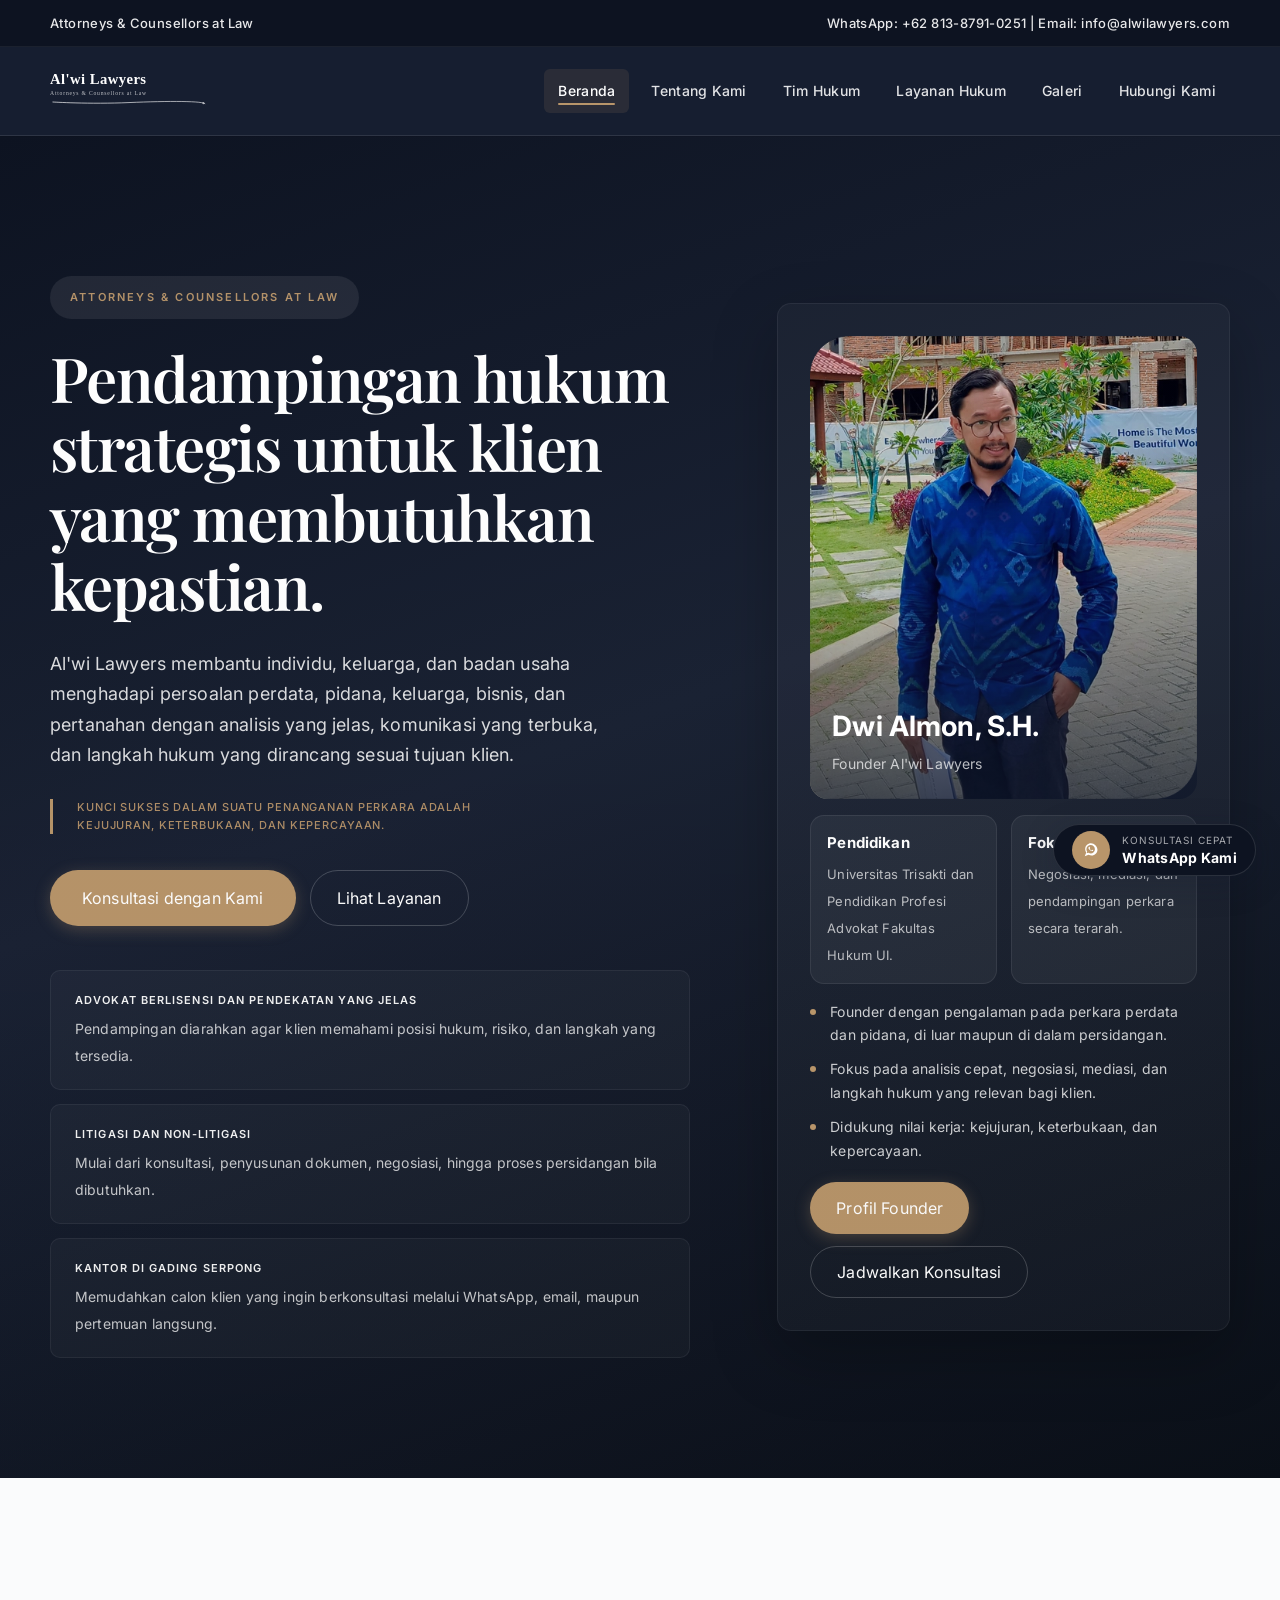
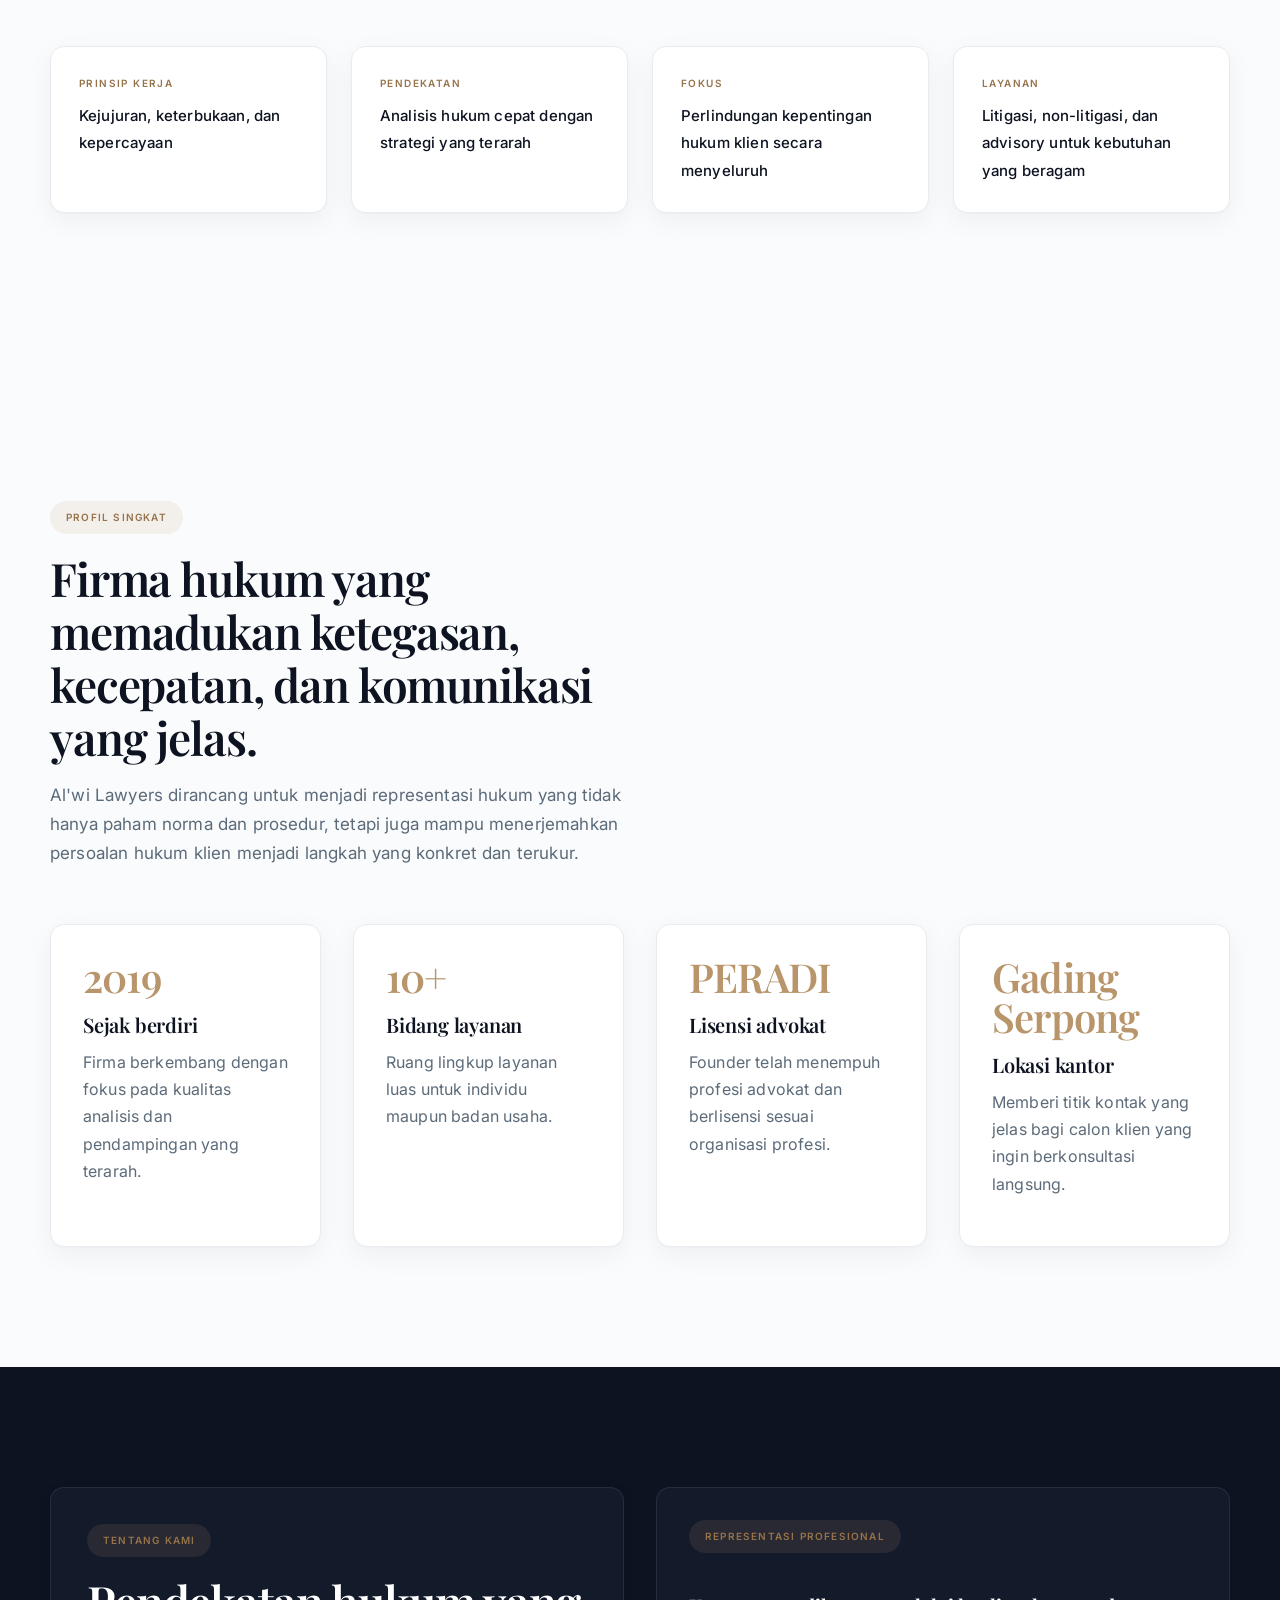
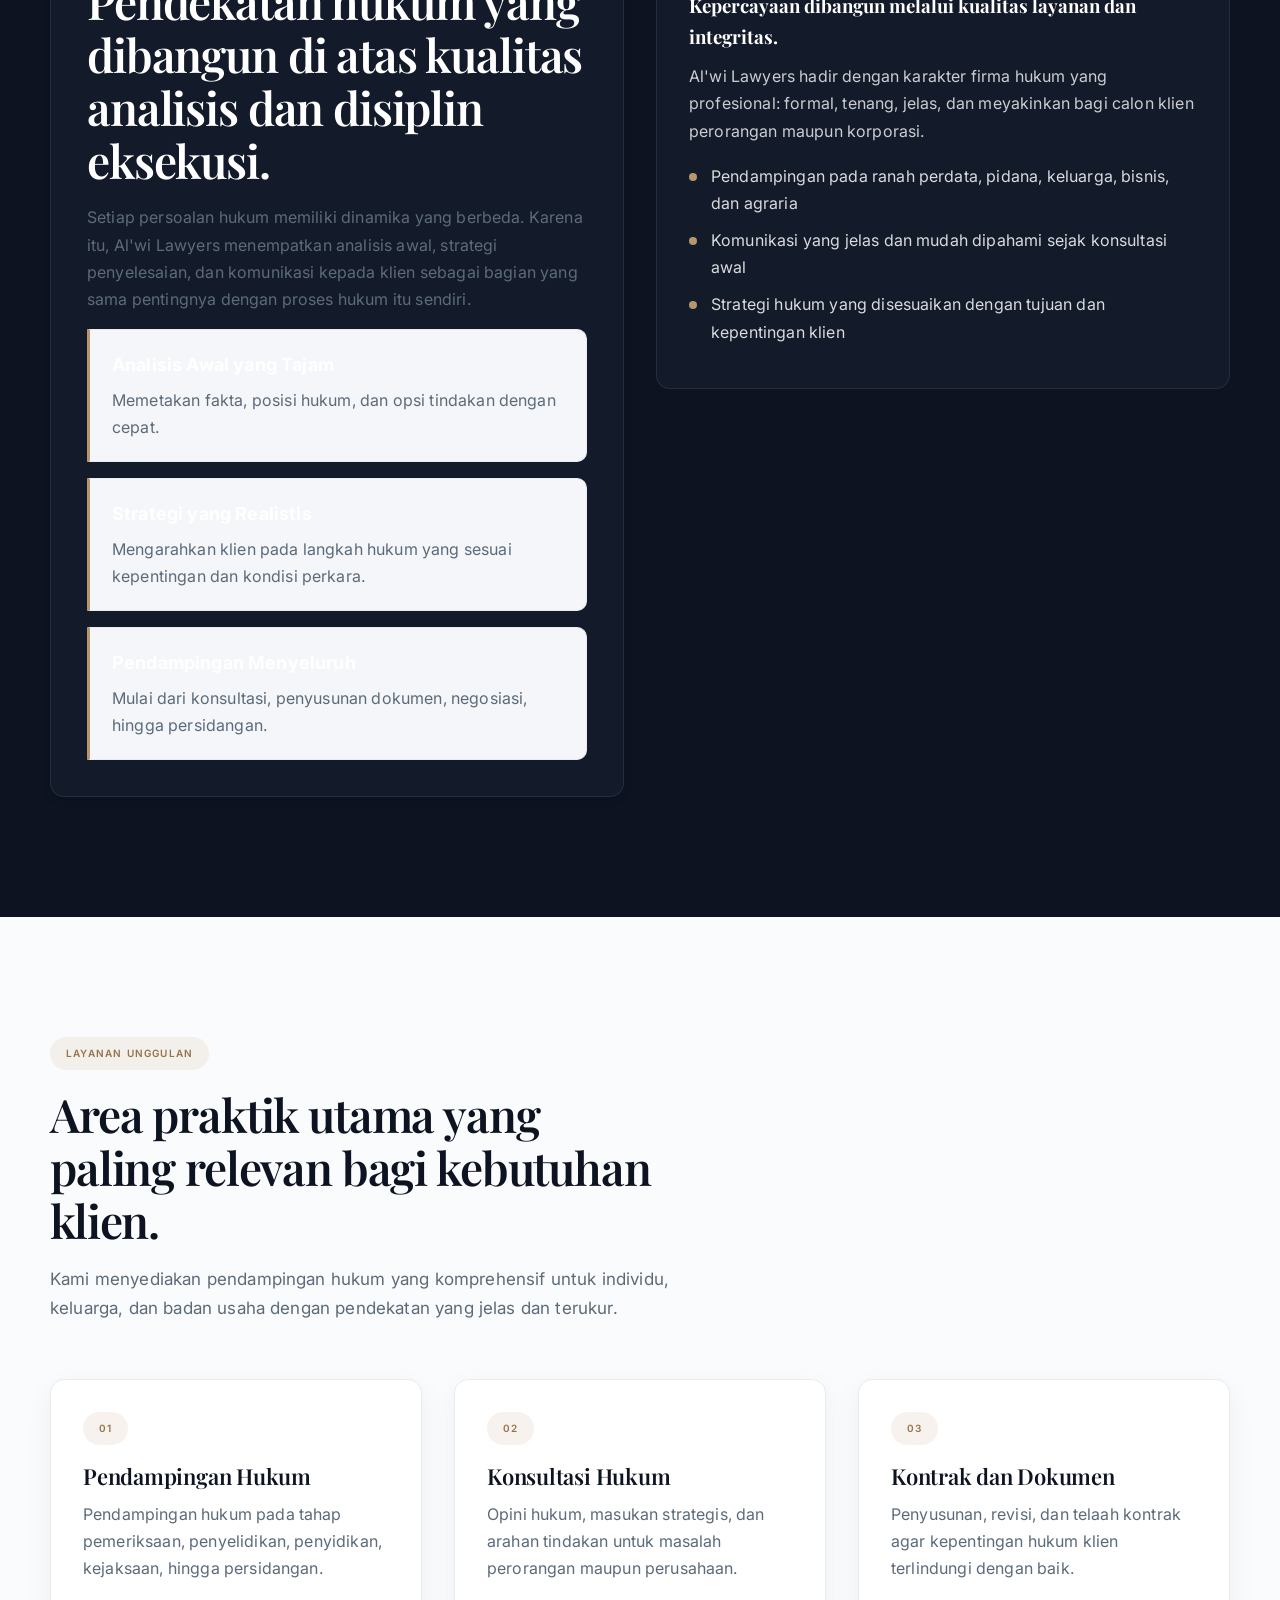
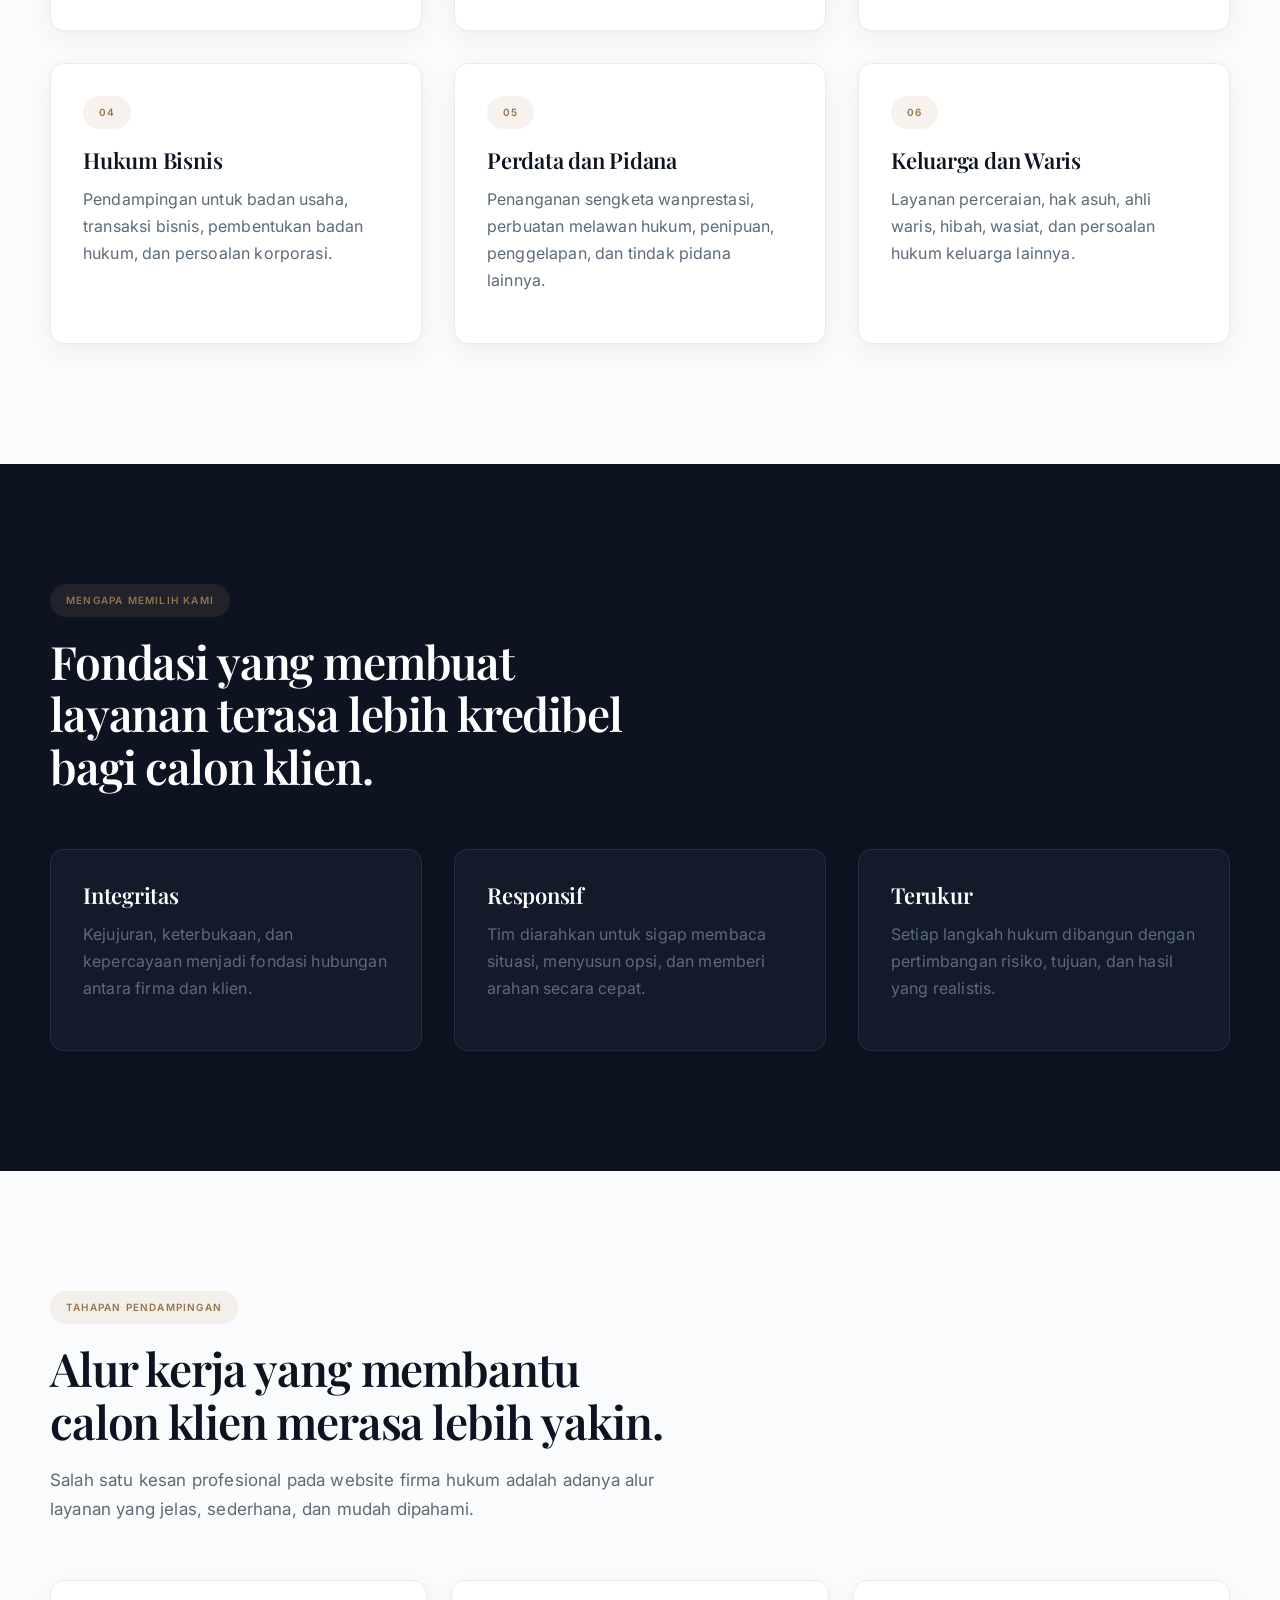
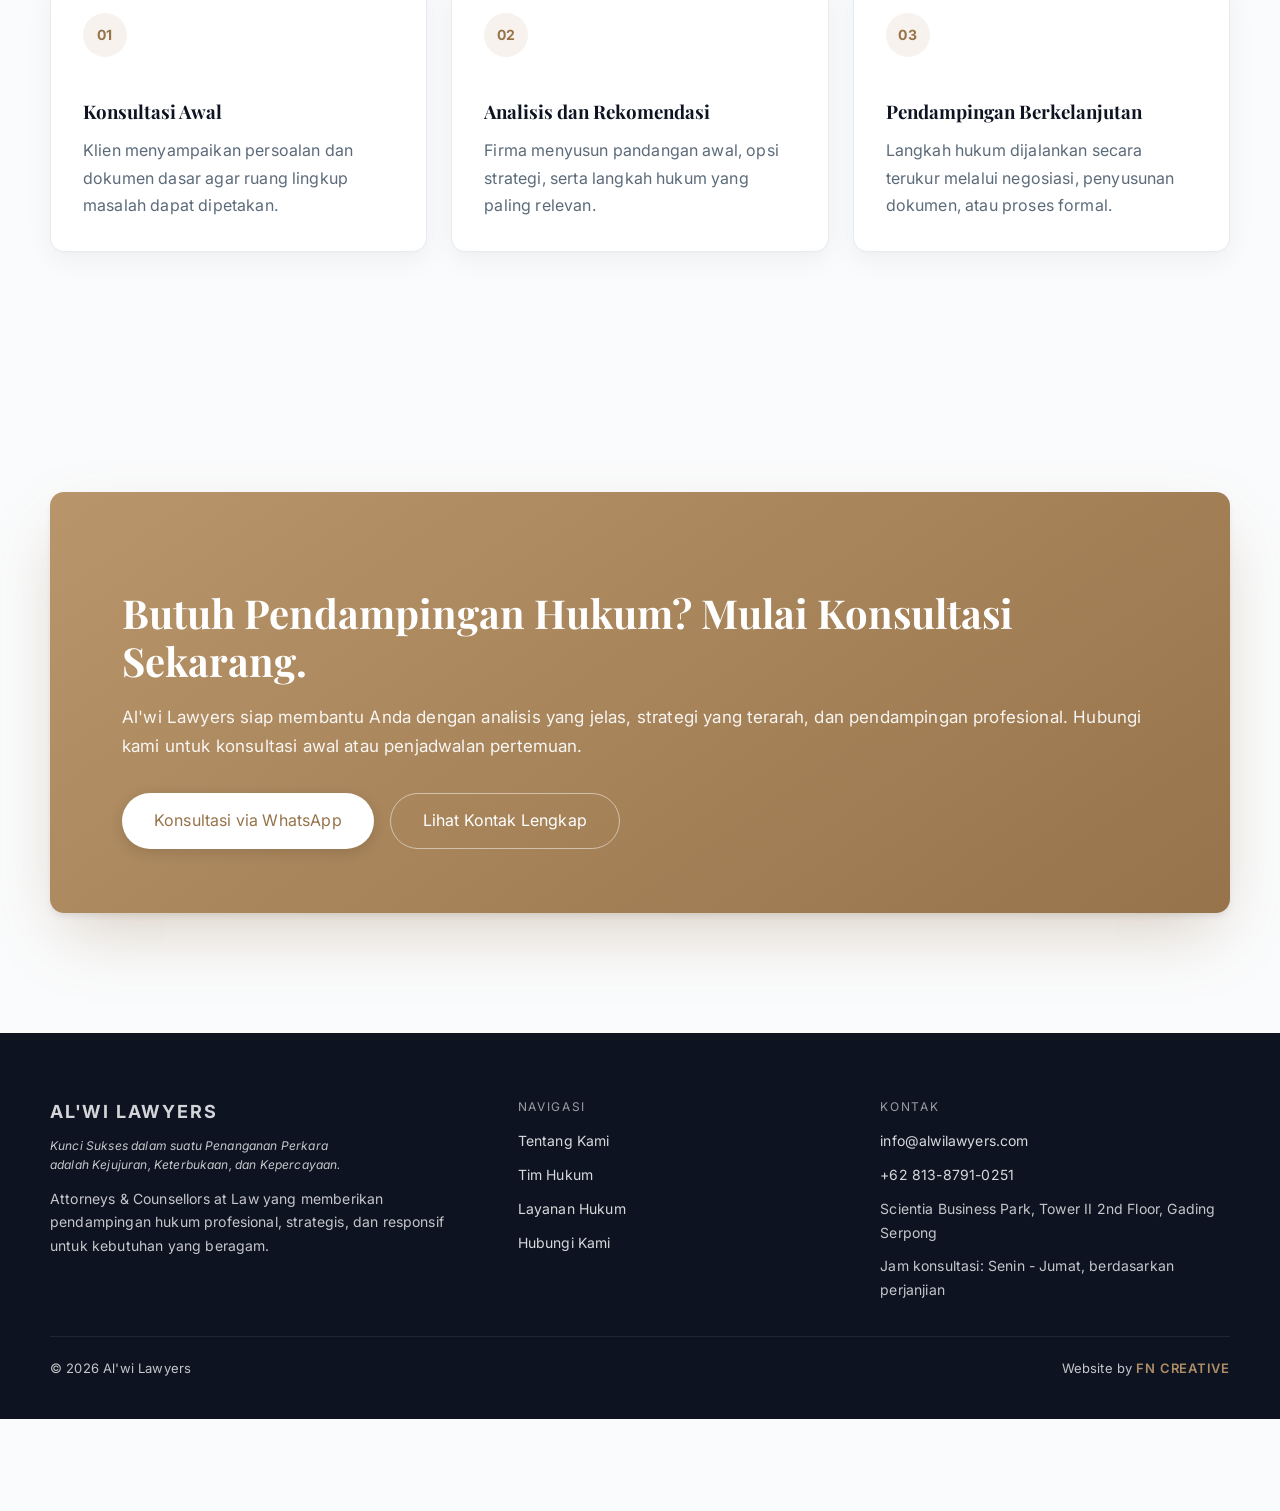
<file: index.html>
<!DOCTYPE html>
<html lang="id">
  <head>
    <meta charset="UTF-8" />
    <meta name="viewport" content="width=device-width, initial-scale=1.0" />
    <title>Al'wi Lawyers | Firma Hukum Profesional</title>
    <meta
      name="description"
      content="Al'wi Lawyers — Pendampingan hukum strategis untuk individu, keluarga, dan badan usaha. Konsultasi, litigasi, dan non-litigasi."
    />
    <link rel="preconnect" href="https://fonts.googleapis.com" />
    <link rel="preconnect" href="https://fonts.gstatic.com" crossorigin />
    <link rel="stylesheet" href="assets/styles.css" />
  </head>
  <body>
    <div class="topbar">
      <div class="container topbar-inner">
        <span>Attorneys &amp; Counsellors at Law</span>
        <span>WhatsApp: +62 813-8791-0251 | Email: info@alwilawyers.com</span>
      </div>
    </div>

    <header class="site-header">
      <div class="container nav-wrap">
        <a class="brand" href="index.html">
          <img src="assets/logo-alwi.svg" alt="Al'wi Lawyers - Attorneys &amp; Counsellors at Law" class="brand-logo" width="200" height="60" />
        </a>

        <button class="nav-toggle" type="button" aria-expanded="false" data-nav-toggle>
          Menu
        </button>

        <nav class="main-nav" data-main-nav>
          <a class="active" href="index.html">Beranda</a>
          <a href="tentang-kami.html">Tentang Kami</a>
          <a href="tim-hukum.html">Tim Hukum</a>
          <a href="layanan-hukum.html">Layanan Hukum</a>
          <a href="galeri.html">Galeri</a>
          <a href="hubungi-kami.html">Hubungi Kami</a>
        </nav>
      </div>
    </header>

    <main>
      <section class="hero">
        <div class="container hero-grid">
          <div class="hero-intro">
            <span class="eyebrow">Attorneys &amp; Counsellors at Law</span>
            <h1>Pendampingan hukum strategis untuk klien yang membutuhkan kepastian.</h1>
            <p>
              Al'wi Lawyers membantu individu, keluarga, dan badan usaha menghadapi
              persoalan perdata, pidana, keluarga, bisnis, dan pertanahan dengan
              analisis yang jelas, komunikasi yang terbuka, dan langkah hukum yang
              dirancang sesuai tujuan klien.
            </p>
            <blockquote class="hero-motto">Kunci Sukses dalam suatu Penanganan Perkara adalah Kejujuran, Keterbukaan, dan Kepercayaan.</blockquote>
            <div class="hero-actions">
              <a class="button button-primary" href="https://wa.me/6281387910251"
                >Konsultasi dengan Kami</a
              >
              <a class="button button-secondary" href="layanan-hukum.html"
                >Lihat Layanan</a
              >
            </div>

            <div class="hero-proof-list">
              <div class="hero-proof-line">
                <strong>Advokat berlisensi dan pendekatan yang jelas</strong>
                <span>Pendampingan diarahkan agar klien memahami posisi hukum, risiko, dan langkah yang tersedia.</span>
              </div>
              <div class="hero-proof-line">
                <strong>Litigasi dan non-litigasi</strong>
                <span>Mulai dari konsultasi, penyusunan dokumen, negosiasi, hingga proses persidangan bila dibutuhkan.</span>
              </div>
              <div class="hero-proof-line">
                <strong>Kantor di Gading Serpong</strong>
                <span>Memudahkan calon klien yang ingin berkonsultasi melalui WhatsApp, email, maupun pertemuan langsung.</span>
              </div>
            </div>
          </div>

          <div class="hero-panel">
            <div class="founder-stage">
              <div class="founder-stage-visual">
                <img
                  src="assets/founder-alwi.png"
                  alt="Dwi Almon, S.H. - Founder Al'wi Lawyers"
                  width="500"
                  height="733"
                  fetchpriority="high"
                />
                <div class="founder-stage-visual-caption">
                  <strong>Dwi Almon, S.H.</strong>
                  <span>Founder Al'wi Lawyers</span>
                </div>
              </div>
              <div class="founder-stage-meta">
                <div>
                  <strong>Pendidikan</strong>
                  <span>Universitas Trisakti dan Pendidikan Profesi Advokat Fakultas Hukum UI.</span>
                </div>
                <div>
                  <strong>Fokus</strong>
                  <span>Negosiasi, mediasi, dan pendampingan perkara secara terarah.</span>
                </div>
              </div>
              <ul class="founder-stage-list">
                <li>Founder dengan pengalaman pada perkara perdata dan pidana, di luar maupun di dalam persidangan.</li>
                <li>Fokus pada analisis cepat, negosiasi, mediasi, dan langkah hukum yang relevan bagi klien.</li>
                <li>Didukung nilai kerja: kejujuran, keterbukaan, dan kepercayaan.</li>
              </ul>
              <div class="founder-stage-actions">
                <a class="button button-primary" href="tim-hukum.html">Profil Founder</a>
                <a class="button button-secondary" href="hubungi-kami.html">Jadwalkan Konsultasi</a>
              </div>
            </div>
          </div>
        </div>
      </section>

      <section>
        <div class="container">
          <div class="trust-band">
            <div class="trust-item">
              <strong>Prinsip Kerja</strong>
              <span>Kejujuran, keterbukaan, dan kepercayaan</span>
            </div>
            <div class="trust-item">
              <strong>Pendekatan</strong>
              <span>Analisis hukum cepat dengan strategi yang terarah</span>
            </div>
            <div class="trust-item">
              <strong>Fokus</strong>
              <span>Perlindungan kepentingan hukum klien secara menyeluruh</span>
            </div>
            <div class="trust-item">
              <strong>Layanan</strong>
              <span>Litigasi, non-litigasi, dan advisory untuk kebutuhan yang beragam</span>
            </div>
          </div>
        </div>
      </section>

      <section>
        <div class="container">
          <div class="section-title">
            <span class="tag">Profil Singkat</span>
            <h2>Firma hukum yang memadukan ketegasan, kecepatan, dan komunikasi yang jelas.</h2>
            <p>
              Al'wi Lawyers dirancang untuk menjadi representasi hukum yang tidak
              hanya paham norma dan prosedur, tetapi juga mampu menerjemahkan
              persoalan hukum klien menjadi langkah yang konkret dan terukur.
            </p>
          </div>
          <div class="stats-grid">
            <article class="stat-card">
              <strong>2019</strong>
              <h3>Sejak berdiri</h3>
              <p>Firma berkembang dengan fokus pada kualitas analisis dan pendampingan yang terarah.</p>
            </article>
            <article class="stat-card">
              <strong>10+</strong>
              <h3>Bidang layanan</h3>
              <p>Ruang lingkup layanan luas untuk individu maupun badan usaha.</p>
            </article>
            <article class="stat-card">
              <strong>PERADI</strong>
              <h3>Lisensi advokat</h3>
              <p>Founder telah menempuh profesi advokat dan berlisensi sesuai organisasi profesi.</p>
            </article>
            <article class="stat-card">
              <strong>Gading Serpong</strong>
              <h3>Lokasi kantor</h3>
              <p>Memberi titik kontak yang jelas bagi calon klien yang ingin berkonsultasi langsung.</p>
            </article>
          </div>
        </div>
      </section>

      <section class="surface-dark">
        <div class="container split-grid">
          <div class="content-card">
            <span class="tag">Tentang Kami</span>
            <h2>Pendekatan hukum yang dibangun di atas kualitas analisis dan disiplin eksekusi.</h2>
            <p>
              Setiap persoalan hukum memiliki dinamika yang berbeda. Karena itu,
              Al'wi Lawyers menempatkan analisis awal, strategi penyelesaian, dan
              komunikasi kepada klien sebagai bagian yang sama pentingnya dengan
              proses hukum itu sendiri.
            </p>
            <div class="feature-list">
              <div class="feature-item">
                <strong>Analisis Awal yang Tajam</strong>
                <p>Memetakan fakta, posisi hukum, dan opsi tindakan dengan cepat.</p>
              </div>
              <div class="feature-item">
                <strong>Strategi yang Realistis</strong>
                <p>Mengarahkan klien pada langkah hukum yang sesuai kepentingan dan kondisi perkara.</p>
              </div>
              <div class="feature-item">
                <strong>Pendampingan Menyeluruh</strong>
                <p>Mulai dari konsultasi, penyusunan dokumen, negosiasi, hingga persidangan.</p>
              </div>
            </div>
          </div>

          <div class="office-card">
            <span class="tag">Representasi Profesional</span>
            <h3>Kepercayaan dibangun melalui kualitas layanan dan integritas.</h3>
            <p>
              Al'wi Lawyers hadir dengan karakter firma hukum yang profesional:
              formal, tenang, jelas, dan meyakinkan bagi calon klien perorangan
              maupun korporasi.
            </p>
            <ul class="hero-list">
              <li>Pendampingan pada ranah perdata, pidana, keluarga, bisnis, dan agraria</li>
              <li>Komunikasi yang jelas dan mudah dipahami sejak konsultasi awal</li>
              <li>Strategi hukum yang disesuaikan dengan tujuan dan kepentingan klien</li>
            </ul>
          </div>
        </div>
      </section>

      <section>
        <div class="container">
          <div class="section-title">
            <span class="tag">Layanan Unggulan</span>
            <h2>Area praktik utama yang paling relevan bagi kebutuhan klien.</h2>
            <p>
              Kami menyediakan pendampingan hukum yang komprehensif untuk
              individu, keluarga, dan badan usaha dengan pendekatan yang jelas
              dan terukur.
            </p>
          </div>

          <div class="service-grid">
            <article class="service-card">
              <span class="tag">01</span>
              <h3>Pendampingan Hukum</h3>
              <p>
                Pendampingan hukum pada tahap pemeriksaan, penyelidikan, penyidikan,
                kejaksaan, hingga persidangan.
              </p>
            </article>
            <article class="service-card">
              <span class="tag">02</span>
              <h3>Konsultasi Hukum</h3>
              <p>
                Opini hukum, masukan strategis, dan arahan tindakan untuk masalah
                perorangan maupun perusahaan.
              </p>
            </article>
            <article class="service-card">
              <span class="tag">03</span>
              <h3>Kontrak dan Dokumen</h3>
              <p>
                Penyusunan, revisi, dan telaah kontrak agar kepentingan hukum klien
                terlindungi dengan baik.
              </p>
            </article>
            <article class="service-card">
              <span class="tag">04</span>
              <h3>Hukum Bisnis</h3>
              <p>
                Pendampingan untuk badan usaha, transaksi bisnis, pembentukan badan
                hukum, dan persoalan korporasi.
              </p>
            </article>
            <article class="service-card">
              <span class="tag">05</span>
              <h3>Perdata dan Pidana</h3>
              <p>
                Penanganan sengketa wanprestasi, perbuatan melawan hukum, penipuan,
                penggelapan, dan tindak pidana lainnya.
              </p>
            </article>
            <article class="service-card">
              <span class="tag">06</span>
              <h3>Keluarga dan Waris</h3>
              <p>
                Layanan perceraian, hak asuh, ahli waris, hibah, wasiat, dan
                persoalan hukum keluarga lainnya.
              </p>
            </article>
          </div>
        </div>
      </section>

      <section class="surface-dark">
        <div class="container">
          <div class="section-title">
            <span class="tag">Mengapa Memilih Kami</span>
            <h2>Fondasi yang membuat layanan terasa lebih kredibel bagi calon klien.</h2>
          </div>

          <div class="value-grid">
            <article class="service-card">
              <h3>Integritas</h3>
              <p>
                Kejujuran, keterbukaan, dan kepercayaan menjadi fondasi hubungan
                antara firma dan klien.
              </p>
            </article>
            <article class="service-card">
              <h3>Responsif</h3>
              <p>
                Tim diarahkan untuk sigap membaca situasi, menyusun opsi, dan
                memberi arahan secara cepat.
              </p>
            </article>
            <article class="service-card">
              <h3>Terukur</h3>
              <p>
                Setiap langkah hukum dibangun dengan pertimbangan risiko, tujuan,
                dan hasil yang realistis.
              </p>
            </article>
          </div>
        </div>
      </section>

      <section>
        <div class="container">
          <div class="section-title">
            <span class="tag">Tahapan Pendampingan</span>
            <h2>Alur kerja yang membantu calon klien merasa lebih yakin.</h2>
            <p>
              Salah satu kesan profesional pada website firma hukum adalah adanya
              alur layanan yang jelas, sederhana, dan mudah dipahami.
            </p>
          </div>
          <div class="process-grid">
            <article class="process-card">
              <strong>01</strong>
              <h3>Konsultasi Awal</h3>
              <p>Klien menyampaikan persoalan dan dokumen dasar agar ruang lingkup masalah dapat dipetakan.</p>
            </article>
            <article class="process-card">
              <strong>02</strong>
              <h3>Analisis dan Rekomendasi</h3>
              <p>Firma menyusun pandangan awal, opsi strategi, serta langkah hukum yang paling relevan.</p>
            </article>
            <article class="process-card">
              <strong>03</strong>
              <h3>Pendampingan Berkelanjutan</h3>
              <p>Langkah hukum dijalankan secara terukur melalui negosiasi, penyusunan dokumen, atau proses formal.</p>
            </article>
          </div>
        </div>
      </section>

      <section>
        <div class="container">
          <div class="cta-banner">
            <h2>Butuh Pendampingan Hukum? Mulai Konsultasi Sekarang.</h2>
            <p>
              Al'wi Lawyers siap membantu Anda dengan analisis yang jelas,
              strategi yang terarah, dan pendampingan profesional. Hubungi kami
              untuk konsultasi awal atau penjadwalan pertemuan.
            </p>
            <div class="hero-actions">
              <a class="button button-light" href="https://wa.me/6281387910251">Konsultasi via WhatsApp</a>
              <a class="button button-outline-light" href="hubungi-kami.html">Lihat Kontak Lengkap</a>
            </div>
          </div>
        </div>
      </section>
    </main>

    <footer class="site-footer">
      <div class="container">
        <div class="footer-grid">
          <div class="footer-brand">
            <strong>AL'WI LAWYERS</strong>
            <p class="footer-motto">Kunci Sukses dalam suatu Penanganan Perkara adalah Kejujuran, Keterbukaan, dan Kepercayaan.</p>
            <p>
              Attorneys &amp; Counsellors at Law yang memberikan pendampingan hukum
              profesional, strategis, dan responsif untuk kebutuhan yang beragam.
            </p>
          </div>
          <div>
            <span class="footer-title">Navigasi</span>
            <div class="footer-links">
              <a href="tentang-kami.html">Tentang Kami</a>
              <a href="tim-hukum.html">Tim Hukum</a>
              <a href="layanan-hukum.html">Layanan Hukum</a>
              <a href="hubungi-kami.html">Hubungi Kami</a>
            </div>
          </div>
          <div>
            <span class="footer-title">Kontak</span>
            <ul class="footer-contact-list">
              <li><a href="mailto:info@alwilawyers.com">info@alwilawyers.com</a></li>
              <li><a href="https://wa.me/6281387910251">+62 813-8791-0251</a></li>
              <li>Scientia Business Park, Tower II 2nd Floor, Gading Serpong</li>
              <li>Jam konsultasi: Senin - Jumat, berdasarkan perjanjian</li>
            </ul>
          </div>
        </div>
        <div class="footer-bottom">
          <div>&copy; <span data-year></span> Al'wi Lawyers</div>
          <div>Website by <span class="footer-credit">FN CREATIVE</span></div>
        </div>
      </div>
    </footer>

    <script src="assets/app.js" defer></script>
  </body>
</html>
</file>
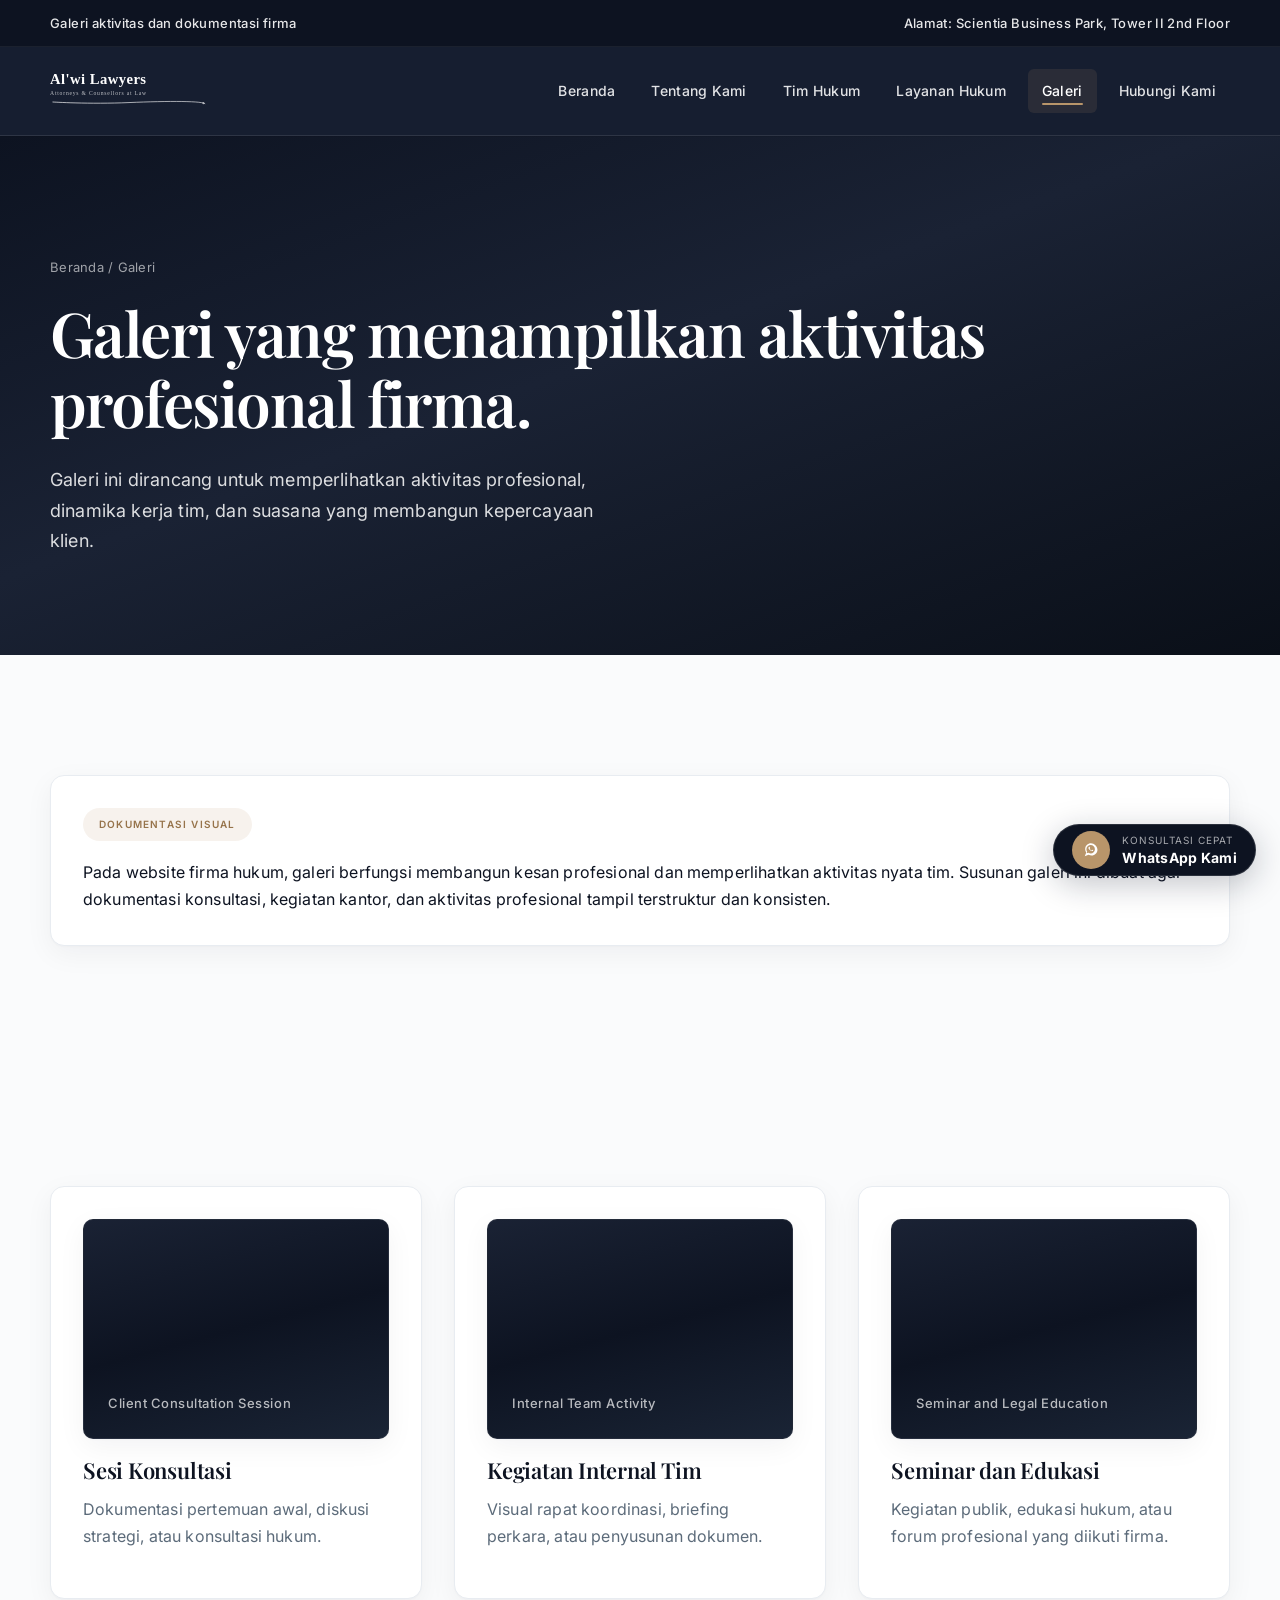
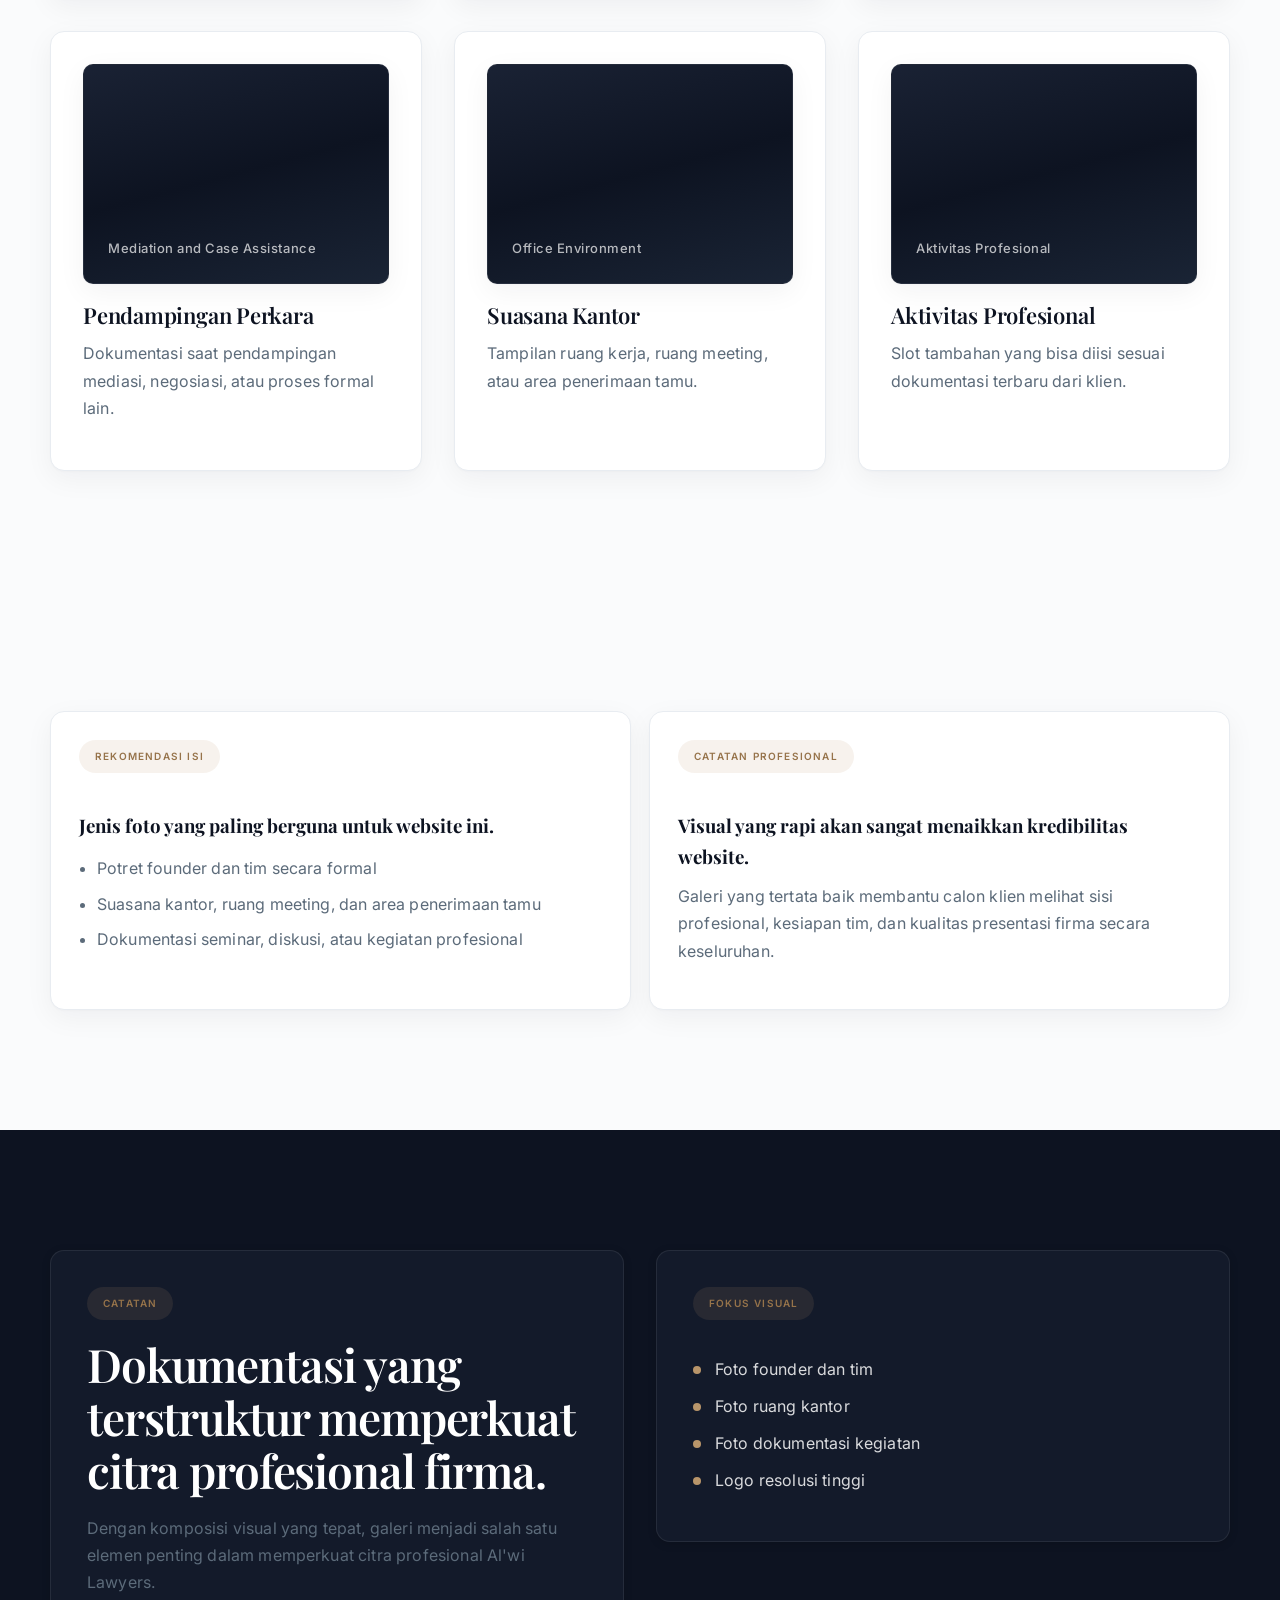
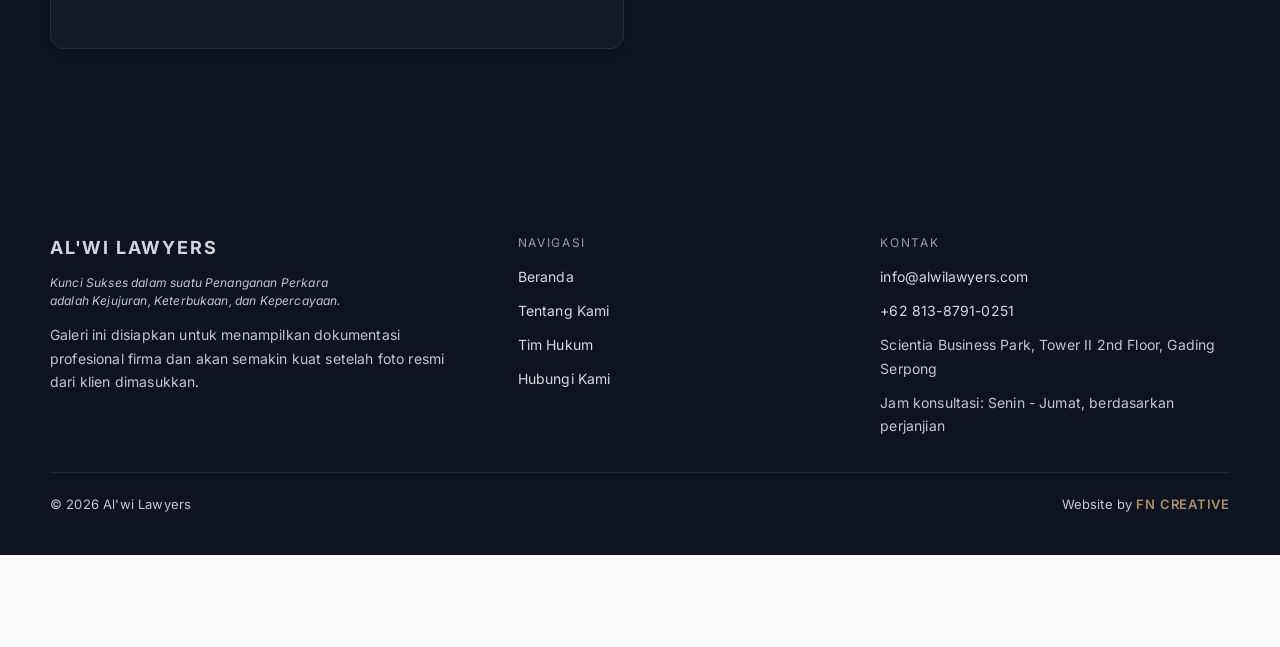
<file: galeri.html>
<!DOCTYPE html>
<html lang="id">
  <head>
    <meta charset="UTF-8" />
    <meta name="viewport" content="width=device-width, initial-scale=1.0" />
    <title>Galeri | Al'wi Lawyers</title>
    <link rel="preconnect" href="https://fonts.googleapis.com" />
    <link rel="preconnect" href="https://fonts.gstatic.com" crossorigin />
    <meta
      name="description"
      content="Galeri dokumentasi kegiatan Al'wi Lawyers yang menampilkan aktivitas profesional firma dan tim."
    />
    <link rel="stylesheet" href="assets/styles.css" />
  </head>
  <body>
    <div class="topbar">
      <div class="container topbar-inner">
        <span>Galeri aktivitas dan dokumentasi firma</span>
        <span>Alamat: Scientia Business Park, Tower II 2nd Floor</span>
      </div>
    </div>

    <header class="site-header">
      <div class="container nav-wrap">
        <a class="brand" href="index.html">
          <img src="assets/logo-alwi.svg" alt="Al'wi Lawyers - Attorneys &amp; Counsellors at Law" class="brand-logo" width="200" height="60" />
        </a>
        <button class="nav-toggle" type="button" aria-expanded="false" data-nav-toggle>
          Menu
        </button>
        <nav class="main-nav" data-main-nav>
          <a href="index.html">Beranda</a>
          <a href="tentang-kami.html">Tentang Kami</a>
          <a href="tim-hukum.html">Tim Hukum</a>
          <a href="layanan-hukum.html">Layanan Hukum</a>
          <a class="active" href="galeri.html">Galeri</a>
          <a href="hubungi-kami.html">Hubungi Kami</a>
        </nav>
      </div>
    </header>

    <main>
      <section class="page-hero">
        <div class="container">
          <div class="breadcrumb">Beranda / Galeri</div>
          <h1>Galeri yang menampilkan aktivitas profesional firma.</h1>
          <p>
            Galeri ini dirancang untuk memperlihatkan aktivitas profesional,
            dinamika kerja tim, dan suasana yang membangun kepercayaan klien.
          </p>
        </div>
      </section>

      <section class="page-section">
        <div class="container">
          <div class="section-intro-card">
            <span class="tag">Dokumentasi Visual</span>
            <p>
              Pada website firma hukum, galeri berfungsi membangun kesan profesional
              dan memperlihatkan aktivitas nyata tim. Susunan galeri ini dibuat agar
              dokumentasi konsultasi, kegiatan kantor, dan aktivitas profesional
              tampil terstruktur dan konsisten.
            </p>
          </div>
        </div>
      </section>

      <section class="page-section">
        <div class="container">
          <div class="gallery-grid">
            <article class="gallery-card">
              <div class="photo-placeholder">Client Consultation Session</div>
              <h3>Sesi Konsultasi</h3>
              <p>Dokumentasi pertemuan awal, diskusi strategi, atau konsultasi hukum.</p>
            </article>
            <article class="gallery-card">
              <div class="photo-placeholder">Internal Team Activity</div>
              <h3>Kegiatan Internal Tim</h3>
              <p>Visual rapat koordinasi, briefing perkara, atau penyusunan dokumen.</p>
            </article>
            <article class="gallery-card">
              <div class="photo-placeholder">Seminar and Legal Education</div>
              <h3>Seminar dan Edukasi</h3>
              <p>Kegiatan publik, edukasi hukum, atau forum profesional yang diikuti firma.</p>
            </article>
            <article class="gallery-card">
              <div class="photo-placeholder">Mediation and Case Assistance</div>
              <h3>Pendampingan Perkara</h3>
              <p>Dokumentasi saat pendampingan mediasi, negosiasi, atau proses formal lain.</p>
            </article>
            <article class="gallery-card">
              <div class="photo-placeholder">Office Environment</div>
              <h3>Suasana Kantor</h3>
              <p>Tampilan ruang kerja, ruang meeting, atau area penerimaan tamu.</p>
            </article>
            <article class="gallery-card">
              <div class="photo-placeholder">Aktivitas Profesional</div>
              <h3>Aktivitas Profesional</h3>
              <p>Slot tambahan yang bisa diisi sesuai dokumentasi terbaru dari klien.</p>
            </article>
          </div>
        </div>
      </section>

      <section class="page-section">
        <div class="container mini-grid">
          <article class="info-panel">
            <span class="tag">Rekomendasi Isi</span>
            <h3>Jenis foto yang paling berguna untuk website ini.</h3>
            <ul>
              <li>Potret founder dan tim secara formal</li>
              <li>Suasana kantor, ruang meeting, dan area penerimaan tamu</li>
              <li>Dokumentasi seminar, diskusi, atau kegiatan profesional</li>
            </ul>
          </article>
          <article class="info-panel">
            <span class="tag">Catatan Profesional</span>
            <h3>Visual yang rapi akan sangat menaikkan kredibilitas website.</h3>
            <p>
              Galeri yang tertata baik membantu calon klien melihat sisi profesional,
              kesiapan tim, dan kualitas presentasi firma secara keseluruhan.
            </p>
          </article>
        </div>
      </section>

      <section class="surface-dark">
        <div class="container split-grid">
          <div class="content-card">
            <span class="tag">Catatan</span>
            <h2>Dokumentasi yang terstruktur memperkuat citra profesional firma.</h2>
            <p>
              Dengan komposisi visual yang tepat, galeri menjadi salah satu
              elemen penting dalam memperkuat citra profesional Al'wi Lawyers.
            </p>
          </div>
          <div class="content-card">
            <span class="tag">Fokus Visual</span>
            <ul class="check-list">
              <li>Foto founder dan tim</li>
              <li>Foto ruang kantor</li>
              <li>Foto dokumentasi kegiatan</li>
              <li>Logo resolusi tinggi</li>
            </ul>
          </div>
        </div>
      </section>
    </main>

    <footer class="site-footer">
      <div class="container">
        <div class="footer-grid">
          <div class="footer-brand">
            <strong>AL'WI LAWYERS</strong>
            <p class="footer-motto">Kunci Sukses dalam suatu Penanganan Perkara adalah Kejujuran, Keterbukaan, dan Kepercayaan.</p>
            <p>
              Galeri ini disiapkan untuk menampilkan dokumentasi profesional firma
              dan akan semakin kuat setelah foto resmi dari klien dimasukkan.
            </p>
          </div>
          <div>
            <span class="footer-title">Navigasi</span>
            <div class="footer-links">
              <a href="index.html">Beranda</a>
              <a href="tentang-kami.html">Tentang Kami</a>
              <a href="tim-hukum.html">Tim Hukum</a>
              <a href="hubungi-kami.html">Hubungi Kami</a>
            </div>
          </div>
          <div>
            <span class="footer-title">Kontak</span>
            <ul class="footer-contact-list">
              <li><a href="mailto:info@alwilawyers.com">info@alwilawyers.com</a></li>
              <li><a href="https://wa.me/6281387910251">+62 813-8791-0251</a></li>
              <li>Scientia Business Park, Tower II 2nd Floor, Gading Serpong</li>
              <li>Jam konsultasi: Senin - Jumat, berdasarkan perjanjian</li>
            </ul>
          </div>
        </div>
        <div class="footer-bottom">
          <div>&copy; <span data-year></span> Al'wi Lawyers</div>
          <div>Website by <span class="footer-credit">FN CREATIVE</span></div>
        </div>
      </div>
    </footer>

    <script src="assets/app.js" defer></script>
  </body>
</html>
</file>
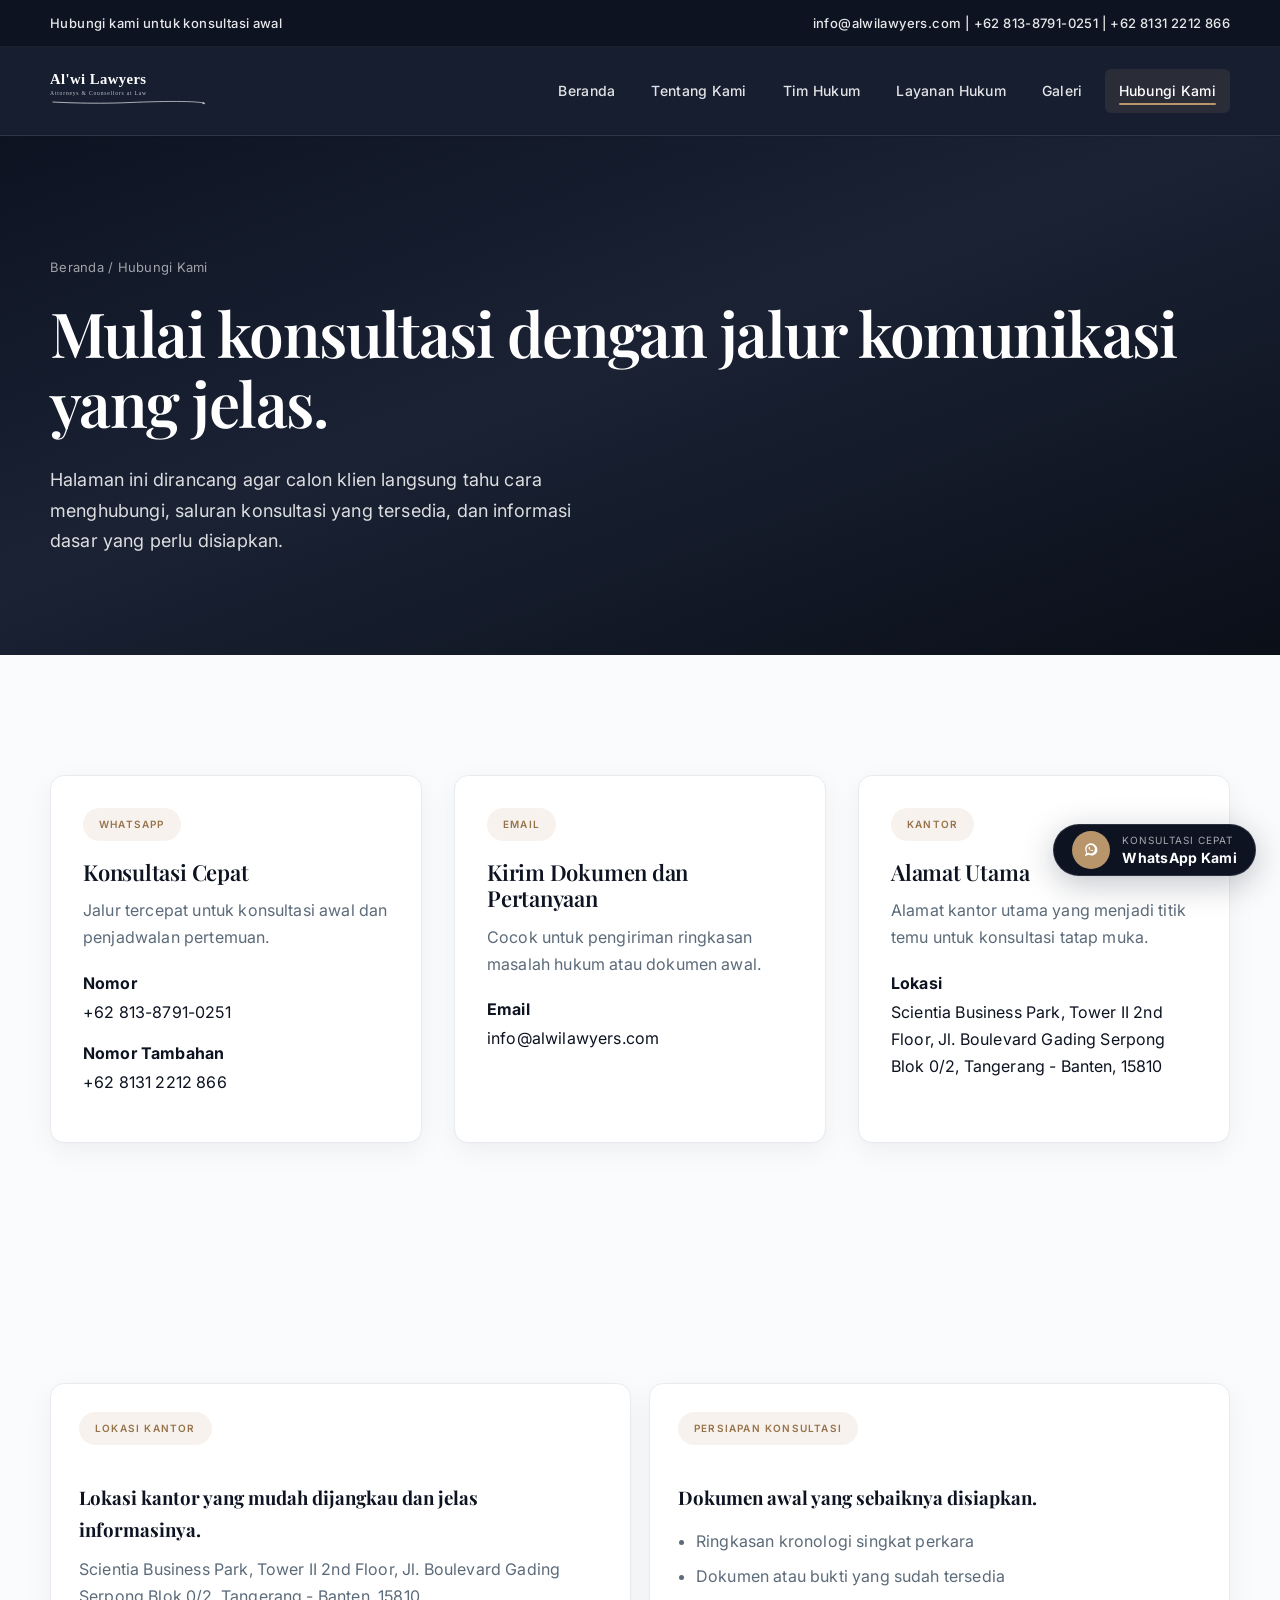
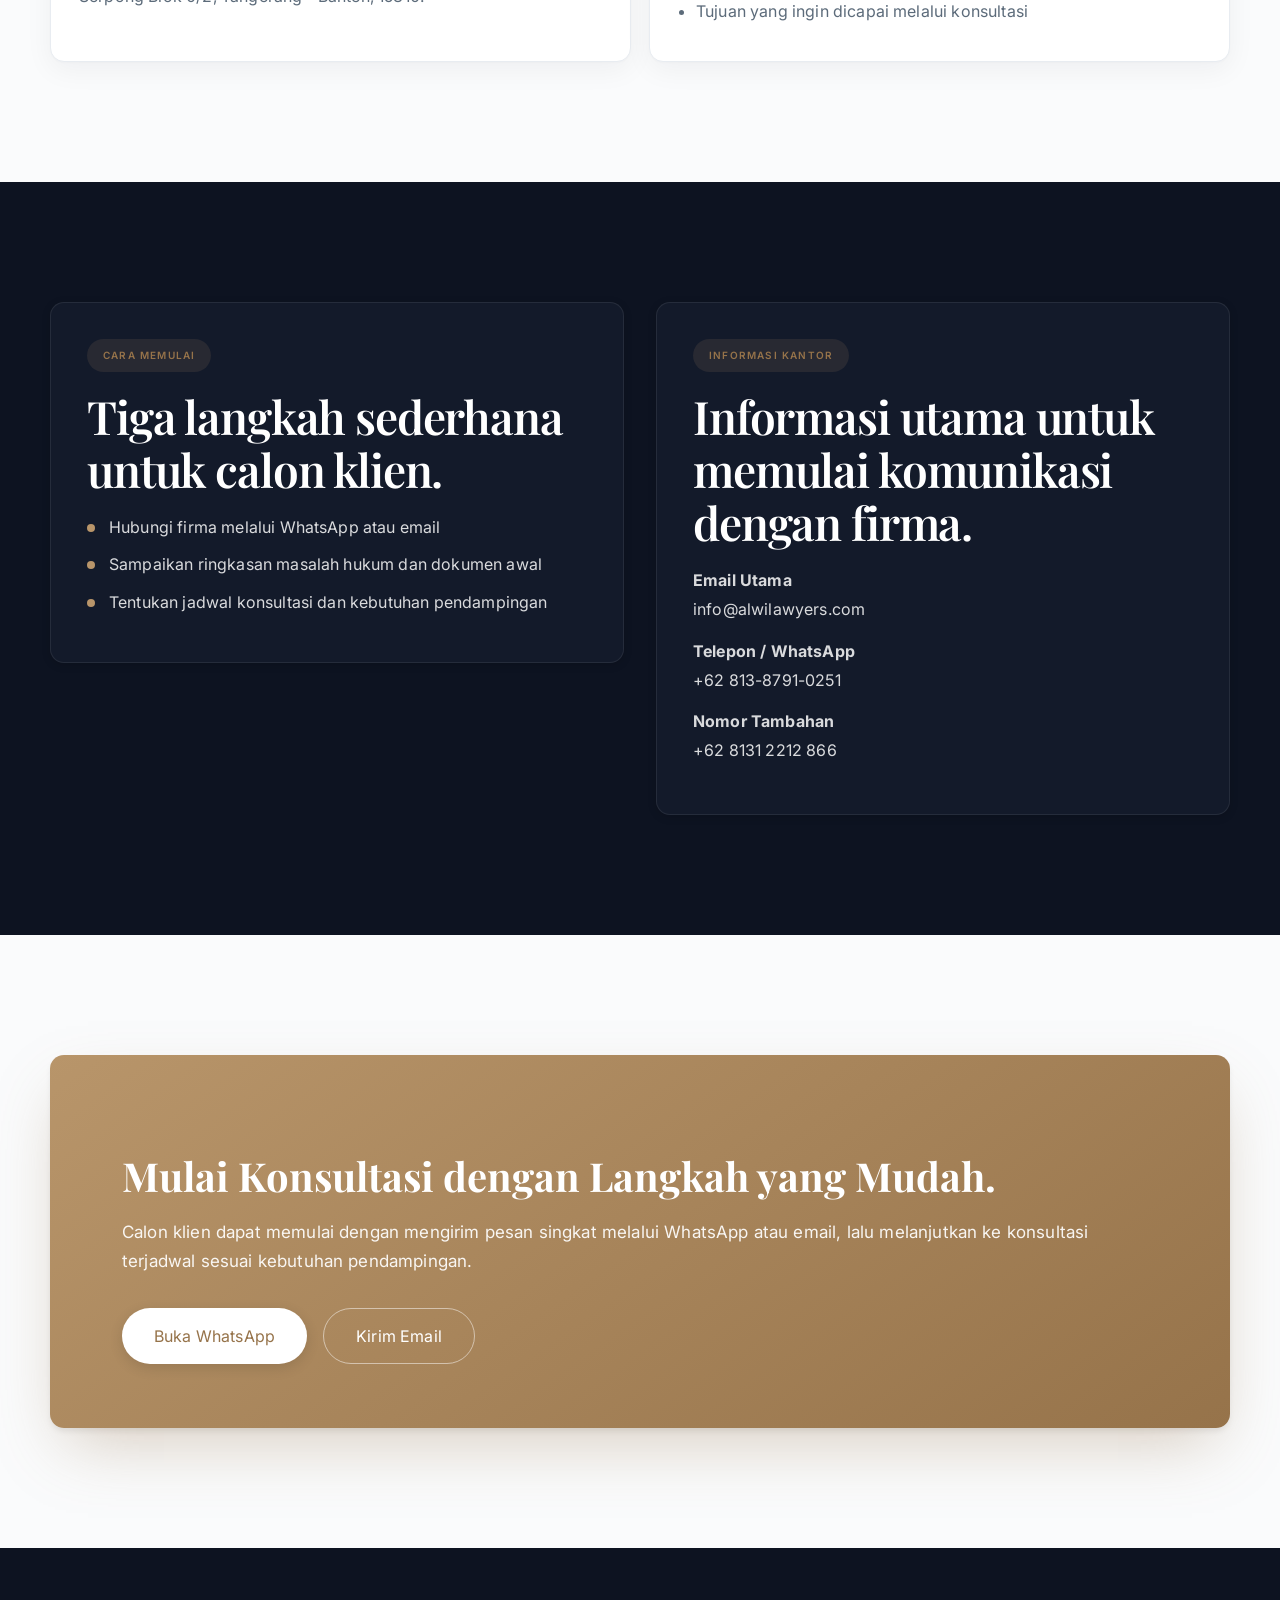
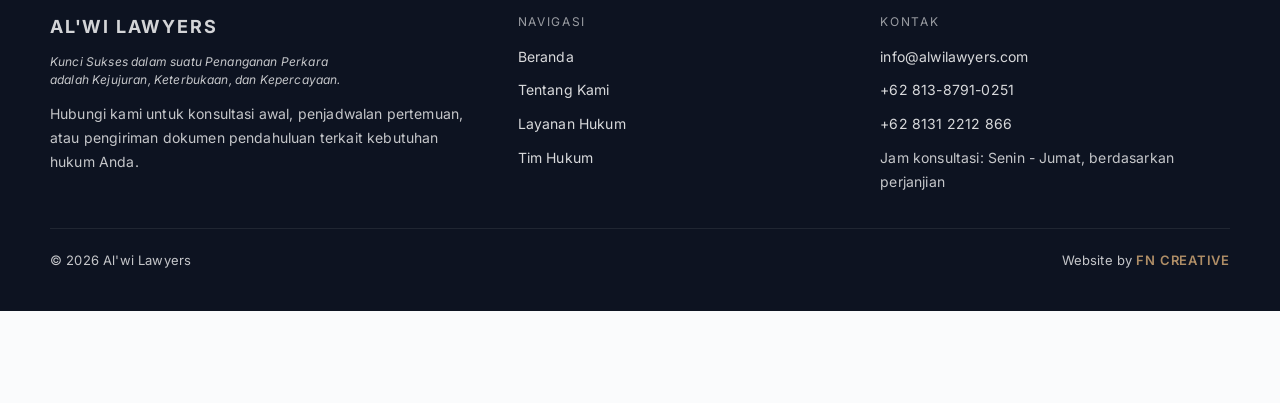
<file: hubungi-kami.html>
<!DOCTYPE html>
<html lang="id">
  <head>
    <meta charset="UTF-8" />
    <meta name="viewport" content="width=device-width, initial-scale=1.0" />
    <title>Hubungi Kami | Al'wi Lawyers</title>
    <link rel="preconnect" href="https://fonts.googleapis.com" />
    <link rel="preconnect" href="https://fonts.gstatic.com" crossorigin />
    <meta
      name="description"
      content="Kontak Al'wi Lawyers untuk konsultasi hukum, alamat kantor, email, dan WhatsApp."
    />
    <link rel="stylesheet" href="assets/styles.css" />
  </head>
  <body>
    <div class="topbar">
      <div class="container topbar-inner">
        <span>Hubungi kami untuk konsultasi awal</span>
        <span>info@alwilawyers.com | +62 813-8791-0251 | +62 8131 2212 866</span>
      </div>
    </div>

    <header class="site-header">
      <div class="container nav-wrap">
        <a class="brand" href="index.html">
          <img src="assets/logo-alwi.svg" alt="Al'wi Lawyers - Attorneys &amp; Counsellors at Law" class="brand-logo" width="200" height="60" />
        </a>
        <button class="nav-toggle" type="button" aria-expanded="false" data-nav-toggle>
          Menu
        </button>
        <nav class="main-nav" data-main-nav>
          <a href="index.html">Beranda</a>
          <a href="tentang-kami.html">Tentang Kami</a>
          <a href="tim-hukum.html">Tim Hukum</a>
          <a href="layanan-hukum.html">Layanan Hukum</a>
          <a href="galeri.html">Galeri</a>
          <a class="active" href="hubungi-kami.html">Hubungi Kami</a>
        </nav>
      </div>
    </header>

    <main>
      <section class="page-hero">
        <div class="container">
          <div class="breadcrumb">Beranda / Hubungi Kami</div>
          <h1>Mulai konsultasi dengan jalur komunikasi yang jelas.</h1>
          <p>
            Halaman ini dirancang agar calon klien langsung tahu cara menghubungi,
            saluran konsultasi yang tersedia, dan informasi dasar yang perlu disiapkan.
          </p>
        </div>
      </section>

      <section class="page-section">
        <div class="container contact-grid">
          <article class="contact-card">
            <span class="tag">WhatsApp</span>
            <h3>Konsultasi Cepat</h3>
            <p>Jalur tercepat untuk konsultasi awal dan penjadwalan pertemuan.</p>
            <ul class="contact-list">
              <li>
                <strong>Nomor</strong>
                <a href="https://wa.me/6281387910251">+62 813-8791-0251</a>
              </li>
              <li>
                <strong>Nomor Tambahan</strong>
                <a href="https://wa.me/6281312212866">+62 8131 2212 866</a>
              </li>
            </ul>
          </article>

          <article class="contact-card">
            <span class="tag">Email</span>
            <h3>Kirim Dokumen dan Pertanyaan</h3>
            <p>Cocok untuk pengiriman ringkasan masalah hukum atau dokumen awal.</p>
            <ul class="contact-list">
              <li>
                <strong>Email</strong>
                <a href="mailto:info@alwilawyers.com">info@alwilawyers.com</a>
              </li>
            </ul>
          </article>

          <article class="contact-card">
            <span class="tag">Kantor</span>
            <h3>Alamat Utama</h3>
            <p>Alamat kantor utama yang menjadi titik temu untuk konsultasi tatap muka.</p>
            <ul class="contact-list">
              <li>
                <strong>Lokasi</strong>
                Scientia Business Park, Tower II 2nd Floor, Jl. Boulevard Gading
                Serpong Blok 0/2, Tangerang - Banten, 15810
              </li>
            </ul>
          </article>
        </div>
      </section>

      <section class="page-section">
        <div class="container mini-grid">
          <article class="info-panel">
            <span class="tag">Lokasi Kantor</span>
            <h3>Lokasi kantor yang mudah dijangkau dan jelas informasinya.</h3>
            <p>
              Scientia Business Park, Tower II 2nd Floor, Jl. Boulevard Gading
              Serpong Blok 0/2, Tangerang - Banten, 15810.
            </p>
          </article>
          <article class="info-panel">
            <span class="tag">Persiapan Konsultasi</span>
            <h3>Dokumen awal yang sebaiknya disiapkan.</h3>
            <ul>
              <li>Ringkasan kronologi singkat perkara</li>
              <li>Dokumen atau bukti yang sudah tersedia</li>
              <li>Tujuan yang ingin dicapai melalui konsultasi</li>
            </ul>
          </article>
        </div>
      </section>

      <section class="surface-dark">
        <div class="container split-grid">
          <div class="content-card">
            <span class="tag">Cara Memulai</span>
            <h2>Tiga langkah sederhana untuk calon klien.</h2>
            <ul class="check-list">
              <li>Hubungi firma melalui WhatsApp atau email</li>
              <li>Sampaikan ringkasan masalah hukum dan dokumen awal</li>
              <li>Tentukan jadwal konsultasi dan kebutuhan pendampingan</li>
            </ul>
          </div>
          <div class="content-card">
            <span class="tag">Informasi Kantor</span>
            <h2>Informasi utama untuk memulai komunikasi dengan firma.</h2>
            <ul class="contact-list">
              <li>
                <strong>Email Utama</strong>
                <a href="mailto:info@alwilawyers.com">info@alwilawyers.com</a>
              </li>
              <li>
                <strong>Telepon / WhatsApp</strong>
                <a href="https://wa.me/6281387910251">+62 813-8791-0251</a>
              </li>
              <li>
                <strong>Nomor Tambahan</strong>
                <a href="https://wa.me/6281312212866">+62 8131 2212 866</a>
              </li>
            </ul>
          </div>
        </div>
      </section>

      <section class="page-section">
        <div class="container">
          <div class="cta-banner">
            <h2>Mulai Konsultasi dengan Langkah yang Mudah.</h2>
            <p>
              Calon klien dapat memulai dengan mengirim pesan singkat melalui
              WhatsApp atau email, lalu melanjutkan ke konsultasi terjadwal
              sesuai kebutuhan pendampingan.
            </p>
            <div class="hero-actions">
              <a class="button button-light" href="https://wa.me/6281387910251"
                >Buka WhatsApp</a
              >
              <a class="button button-outline-light" href="mailto:info@alwilawyers.com"
                >Kirim Email</a
              >
            </div>
          </div>
        </div>
      </section>
    </main>

    <footer class="site-footer">
      <div class="container">
        <div class="footer-grid">
          <div class="footer-brand">
            <strong>AL'WI LAWYERS</strong>
            <p class="footer-motto">Kunci Sukses dalam suatu Penanganan Perkara adalah Kejujuran, Keterbukaan, dan Kepercayaan.</p>
            <p>
              Hubungi kami untuk konsultasi awal, penjadwalan pertemuan, atau
              pengiriman dokumen pendahuluan terkait kebutuhan hukum Anda.
            </p>
          </div>
          <div>
            <span class="footer-title">Navigasi</span>
            <div class="footer-links">
              <a href="index.html">Beranda</a>
              <a href="tentang-kami.html">Tentang Kami</a>
              <a href="layanan-hukum.html">Layanan Hukum</a>
              <a href="tim-hukum.html">Tim Hukum</a>
            </div>
          </div>
          <div>
            <span class="footer-title">Kontak</span>
            <ul class="footer-contact-list">
              <li><a href="mailto:info@alwilawyers.com">info@alwilawyers.com</a></li>
              <li><a href="https://wa.me/6281387910251">+62 813-8791-0251</a></li>
              <li><a href="https://wa.me/6281312212866">+62 8131 2212 866</a></li>
              <li>Jam konsultasi: Senin - Jumat, berdasarkan perjanjian</li>
            </ul>
          </div>
        </div>
        <div class="footer-bottom">
          <div>&copy; <span data-year></span> Al'wi Lawyers</div>
          <div>Website by <span class="footer-credit">FN CREATIVE</span></div>
        </div>
      </div>
    </footer>

    <script src="assets/app.js" defer></script>
  </body>
</html>
</file>
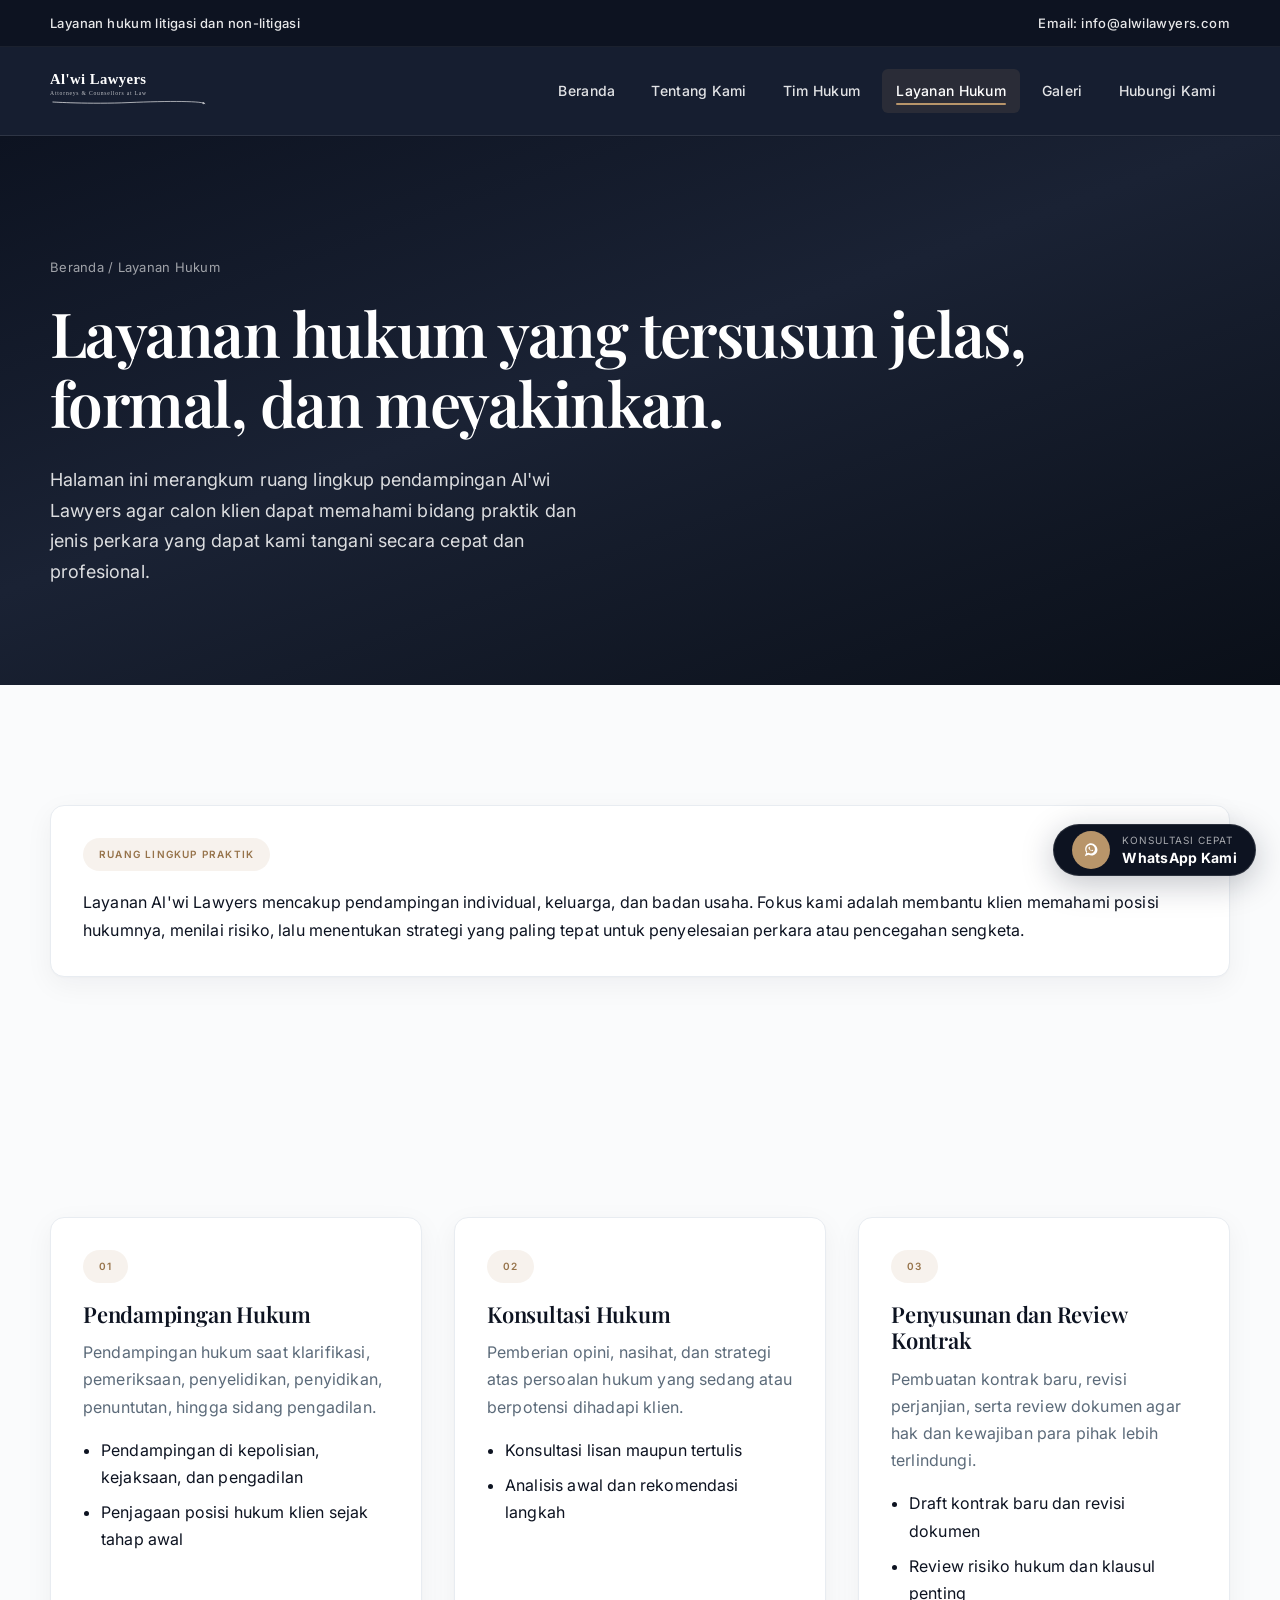
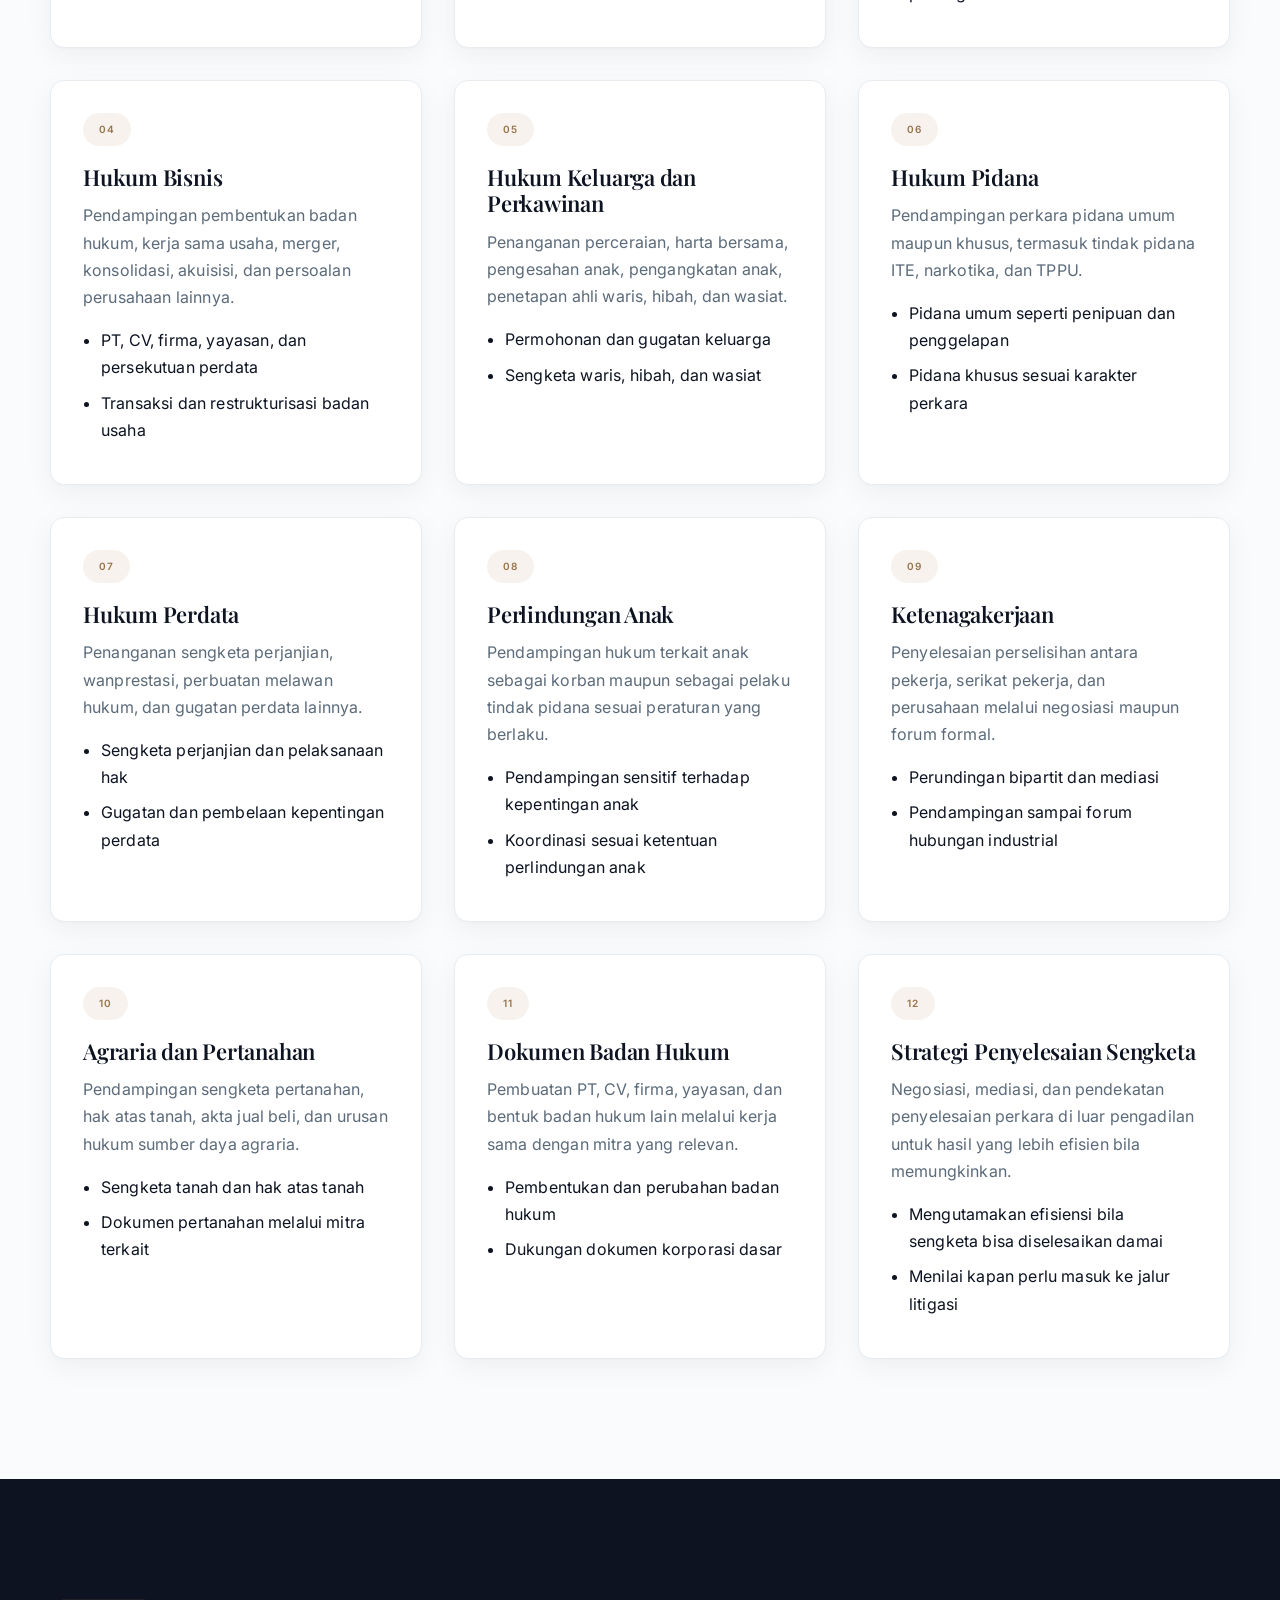
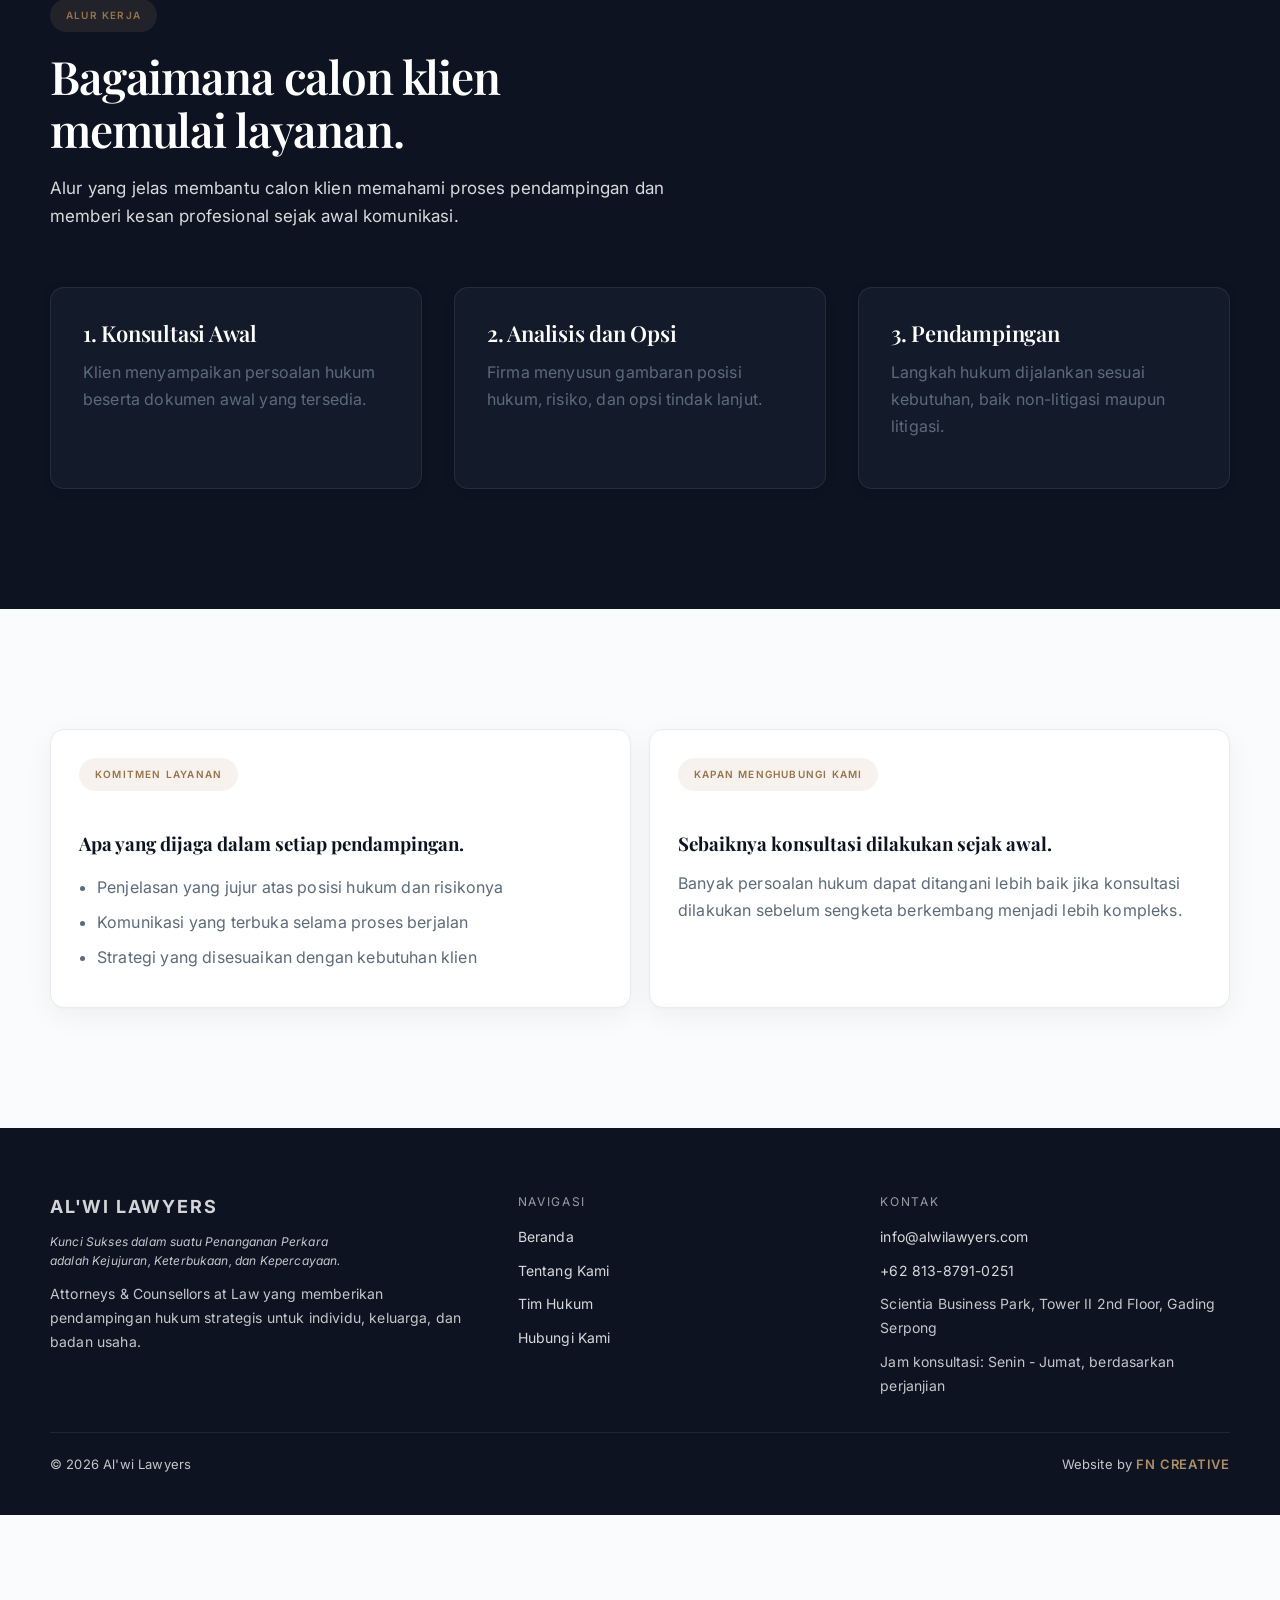
<file: layanan-hukum.html>
<!DOCTYPE html>
<html lang="id">
  <head>
    <meta charset="UTF-8" />
    <meta name="viewport" content="width=device-width, initial-scale=1.0" />
    <title>Layanan Hukum | Al'wi Lawyers</title>
    <link rel="preconnect" href="https://fonts.googleapis.com" />
    <link rel="preconnect" href="https://fonts.gstatic.com" crossorigin />
    <meta
      name="description"
      content="Ruang lingkup layanan hukum Al'wi Lawyers untuk individu, keluarga, dan badan usaha."
    />
    <link rel="stylesheet" href="assets/styles.css" />
  </head>
  <body>
    <div class="topbar">
      <div class="container topbar-inner">
        <span>Layanan hukum litigasi dan non-litigasi</span>
        <span>Email: info@alwilawyers.com</span>
      </div>
    </div>

    <header class="site-header">
      <div class="container nav-wrap">
        <a class="brand" href="index.html">
          <img src="assets/logo-alwi.svg" alt="Al'wi Lawyers - Attorneys &amp; Counsellors at Law" class="brand-logo" width="200" height="60" />
        </a>
        <button class="nav-toggle" type="button" aria-expanded="false" data-nav-toggle>
          Menu
        </button>
        <nav class="main-nav" data-main-nav>
          <a href="index.html">Beranda</a>
          <a href="tentang-kami.html">Tentang Kami</a>
          <a href="tim-hukum.html">Tim Hukum</a>
          <a class="active" href="layanan-hukum.html">Layanan Hukum</a>
          <a href="galeri.html">Galeri</a>
          <a href="hubungi-kami.html">Hubungi Kami</a>
        </nav>
      </div>
    </header>

    <main>
      <section class="page-hero">
        <div class="container">
          <div class="breadcrumb">Beranda / Layanan Hukum</div>
          <h1>Layanan hukum yang tersusun jelas, formal, dan meyakinkan.</h1>
          <p>
            Halaman ini merangkum ruang lingkup pendampingan Al'wi Lawyers agar
            calon klien dapat memahami bidang praktik dan jenis perkara yang
            dapat kami tangani secara cepat dan profesional.
          </p>
        </div>
      </section>

      <section class="page-section">
        <div class="container">
          <div class="section-intro-card">
            <span class="tag">Ruang Lingkup Praktik</span>
            <p>
              Layanan Al'wi Lawyers mencakup pendampingan individual, keluarga, dan
              badan usaha. Fokus kami adalah membantu klien memahami posisi hukumnya,
              menilai risiko, lalu menentukan strategi yang paling tepat untuk
              penyelesaian perkara atau pencegahan sengketa.
            </p>
          </div>
        </div>
      </section>

      <section class="page-section">
        <div class="container">
          <div class="service-grid">
            <article class="service-card">
              <span class="tag">01</span>
              <h3>Pendampingan Hukum</h3>
              <p>
                Pendampingan hukum saat klarifikasi, pemeriksaan, penyelidikan,
                penyidikan, penuntutan, hingga sidang pengadilan.
              </p>
              <ul>
                <li>Pendampingan di kepolisian, kejaksaan, dan pengadilan</li>
                <li>Penjagaan posisi hukum klien sejak tahap awal</li>
              </ul>
            </article>
            <article class="service-card">
              <span class="tag">02</span>
              <h3>Konsultasi Hukum</h3>
              <p>
                Pemberian opini, nasihat, dan strategi atas persoalan hukum yang
                sedang atau berpotensi dihadapi klien.
              </p>
              <ul>
                <li>Konsultasi lisan maupun tertulis</li>
                <li>Analisis awal dan rekomendasi langkah</li>
              </ul>
            </article>
            <article class="service-card">
              <span class="tag">03</span>
              <h3>Penyusunan dan Review Kontrak</h3>
              <p>
                Pembuatan kontrak baru, revisi perjanjian, serta review dokumen agar
                hak dan kewajiban para pihak lebih terlindungi.
              </p>
              <ul>
                <li>Draft kontrak baru dan revisi dokumen</li>
                <li>Review risiko hukum dan klausul penting</li>
              </ul>
            </article>
            <article class="service-card">
              <span class="tag">04</span>
              <h3>Hukum Bisnis</h3>
              <p>
                Pendampingan pembentukan badan hukum, kerja sama usaha, merger,
                konsolidasi, akuisisi, dan persoalan perusahaan lainnya.
              </p>
              <ul>
                <li>PT, CV, firma, yayasan, dan persekutuan perdata</li>
                <li>Transaksi dan restrukturisasi badan usaha</li>
              </ul>
            </article>
            <article class="service-card">
              <span class="tag">05</span>
              <h3>Hukum Keluarga dan Perkawinan</h3>
              <p>
                Penanganan perceraian, harta bersama, pengesahan anak, pengangkatan
                anak, penetapan ahli waris, hibah, dan wasiat.
              </p>
              <ul>
                <li>Permohonan dan gugatan keluarga</li>
                <li>Sengketa waris, hibah, dan wasiat</li>
              </ul>
            </article>
            <article class="service-card">
              <span class="tag">06</span>
              <h3>Hukum Pidana</h3>
              <p>
                Pendampingan perkara pidana umum maupun khusus, termasuk tindak
                pidana ITE, narkotika, dan TPPU.
              </p>
              <ul>
                <li>Pidana umum seperti penipuan dan penggelapan</li>
                <li>Pidana khusus sesuai karakter perkara</li>
              </ul>
            </article>
            <article class="service-card">
              <span class="tag">07</span>
              <h3>Hukum Perdata</h3>
              <p>
                Penanganan sengketa perjanjian, wanprestasi, perbuatan melawan
                hukum, dan gugatan perdata lainnya.
              </p>
              <ul>
                <li>Sengketa perjanjian dan pelaksanaan hak</li>
                <li>Gugatan dan pembelaan kepentingan perdata</li>
              </ul>
            </article>
            <article class="service-card">
              <span class="tag">08</span>
              <h3>Perlindungan Anak</h3>
              <p>
                Pendampingan hukum terkait anak sebagai korban maupun sebagai pelaku
                tindak pidana sesuai peraturan yang berlaku.
              </p>
              <ul>
                <li>Pendampingan sensitif terhadap kepentingan anak</li>
                <li>Koordinasi sesuai ketentuan perlindungan anak</li>
              </ul>
            </article>
            <article class="service-card">
              <span class="tag">09</span>
              <h3>Ketenagakerjaan</h3>
              <p>
                Penyelesaian perselisihan antara pekerja, serikat pekerja, dan
                perusahaan melalui negosiasi maupun forum formal.
              </p>
              <ul>
                <li>Perundingan bipartit dan mediasi</li>
                <li>Pendampingan sampai forum hubungan industrial</li>
              </ul>
            </article>
            <article class="service-card">
              <span class="tag">10</span>
              <h3>Agraria dan Pertanahan</h3>
              <p>
                Pendampingan sengketa pertanahan, hak atas tanah, akta jual beli,
                dan urusan hukum sumber daya agraria.
              </p>
              <ul>
                <li>Sengketa tanah dan hak atas tanah</li>
                <li>Dokumen pertanahan melalui mitra terkait</li>
              </ul>
            </article>
            <article class="service-card">
              <span class="tag">11</span>
              <h3>Dokumen Badan Hukum</h3>
              <p>
                Pembuatan PT, CV, firma, yayasan, dan bentuk badan hukum lain
                melalui kerja sama dengan mitra yang relevan.
              </p>
              <ul>
                <li>Pembentukan dan perubahan badan hukum</li>
                <li>Dukungan dokumen korporasi dasar</li>
              </ul>
            </article>
            <article class="service-card">
              <span class="tag">12</span>
              <h3>Strategi Penyelesaian Sengketa</h3>
              <p>
                Negosiasi, mediasi, dan pendekatan penyelesaian perkara di luar
                pengadilan untuk hasil yang lebih efisien bila memungkinkan.
              </p>
              <ul>
                <li>Mengutamakan efisiensi bila sengketa bisa diselesaikan damai</li>
                <li>Menilai kapan perlu masuk ke jalur litigasi</li>
              </ul>
            </article>
          </div>
        </div>
      </section>

      <section class="surface-dark">
        <div class="container">
          <div class="section-title">
            <span class="tag">Alur Kerja</span>
            <h2>Bagaimana calon klien memulai layanan.</h2>
            <p>
              Alur yang jelas membantu calon klien memahami proses pendampingan dan
              memberi kesan profesional sejak awal komunikasi.
            </p>
          </div>

          <div class="steps-grid">
            <article class="service-card">
              <h3>1. Konsultasi Awal</h3>
              <p>Klien menyampaikan persoalan hukum beserta dokumen awal yang tersedia.</p>
            </article>
            <article class="service-card">
              <h3>2. Analisis dan Opsi</h3>
              <p>Firma menyusun gambaran posisi hukum, risiko, dan opsi tindak lanjut.</p>
            </article>
            <article class="service-card">
              <h3>3. Pendampingan</h3>
              <p>Langkah hukum dijalankan sesuai kebutuhan, baik non-litigasi maupun litigasi.</p>
            </article>
          </div>
        </div>
      </section>

      <section class="page-section">
        <div class="container mini-grid">
          <article class="info-panel">
            <span class="tag">Komitmen Layanan</span>
            <h3>Apa yang dijaga dalam setiap pendampingan.</h3>
            <ul>
              <li>Penjelasan yang jujur atas posisi hukum dan risikonya</li>
              <li>Komunikasi yang terbuka selama proses berjalan</li>
              <li>Strategi yang disesuaikan dengan kebutuhan klien</li>
            </ul>
          </article>
          <article class="info-panel">
            <span class="tag">Kapan Menghubungi Kami</span>
            <h3>Sebaiknya konsultasi dilakukan sejak awal.</h3>
            <p>
              Banyak persoalan hukum dapat ditangani lebih baik jika konsultasi
              dilakukan sebelum sengketa berkembang menjadi lebih kompleks.
            </p>
          </article>
        </div>
      </section>
    </main>

    <footer class="site-footer">
      <div class="container">
        <div class="footer-grid">
          <div class="footer-brand">
            <strong>AL'WI LAWYERS</strong>
            <p class="footer-motto">Kunci Sukses dalam suatu Penanganan Perkara adalah Kejujuran, Keterbukaan, dan Kepercayaan.</p>
            <p>
              Attorneys &amp; Counsellors at Law yang memberikan pendampingan hukum
              strategis untuk individu, keluarga, dan badan usaha.
            </p>
          </div>
          <div>
            <span class="footer-title">Navigasi</span>
            <div class="footer-links">
              <a href="index.html">Beranda</a>
              <a href="tentang-kami.html">Tentang Kami</a>
              <a href="tim-hukum.html">Tim Hukum</a>
              <a href="hubungi-kami.html">Hubungi Kami</a>
            </div>
          </div>
          <div>
            <span class="footer-title">Kontak</span>
            <ul class="footer-contact-list">
              <li><a href="mailto:info@alwilawyers.com">info@alwilawyers.com</a></li>
              <li><a href="https://wa.me/6281387910251">+62 813-8791-0251</a></li>
              <li>Scientia Business Park, Tower II 2nd Floor, Gading Serpong</li>
              <li>Jam konsultasi: Senin - Jumat, berdasarkan perjanjian</li>
            </ul>
          </div>
        </div>
        <div class="footer-bottom">
          <div>&copy; <span data-year></span> Al'wi Lawyers</div>
          <div>Website by <span class="footer-credit">FN CREATIVE</span></div>
        </div>
      </div>
    </footer>

    <script src="assets/app.js" defer></script>
  </body>
</html>
</file>
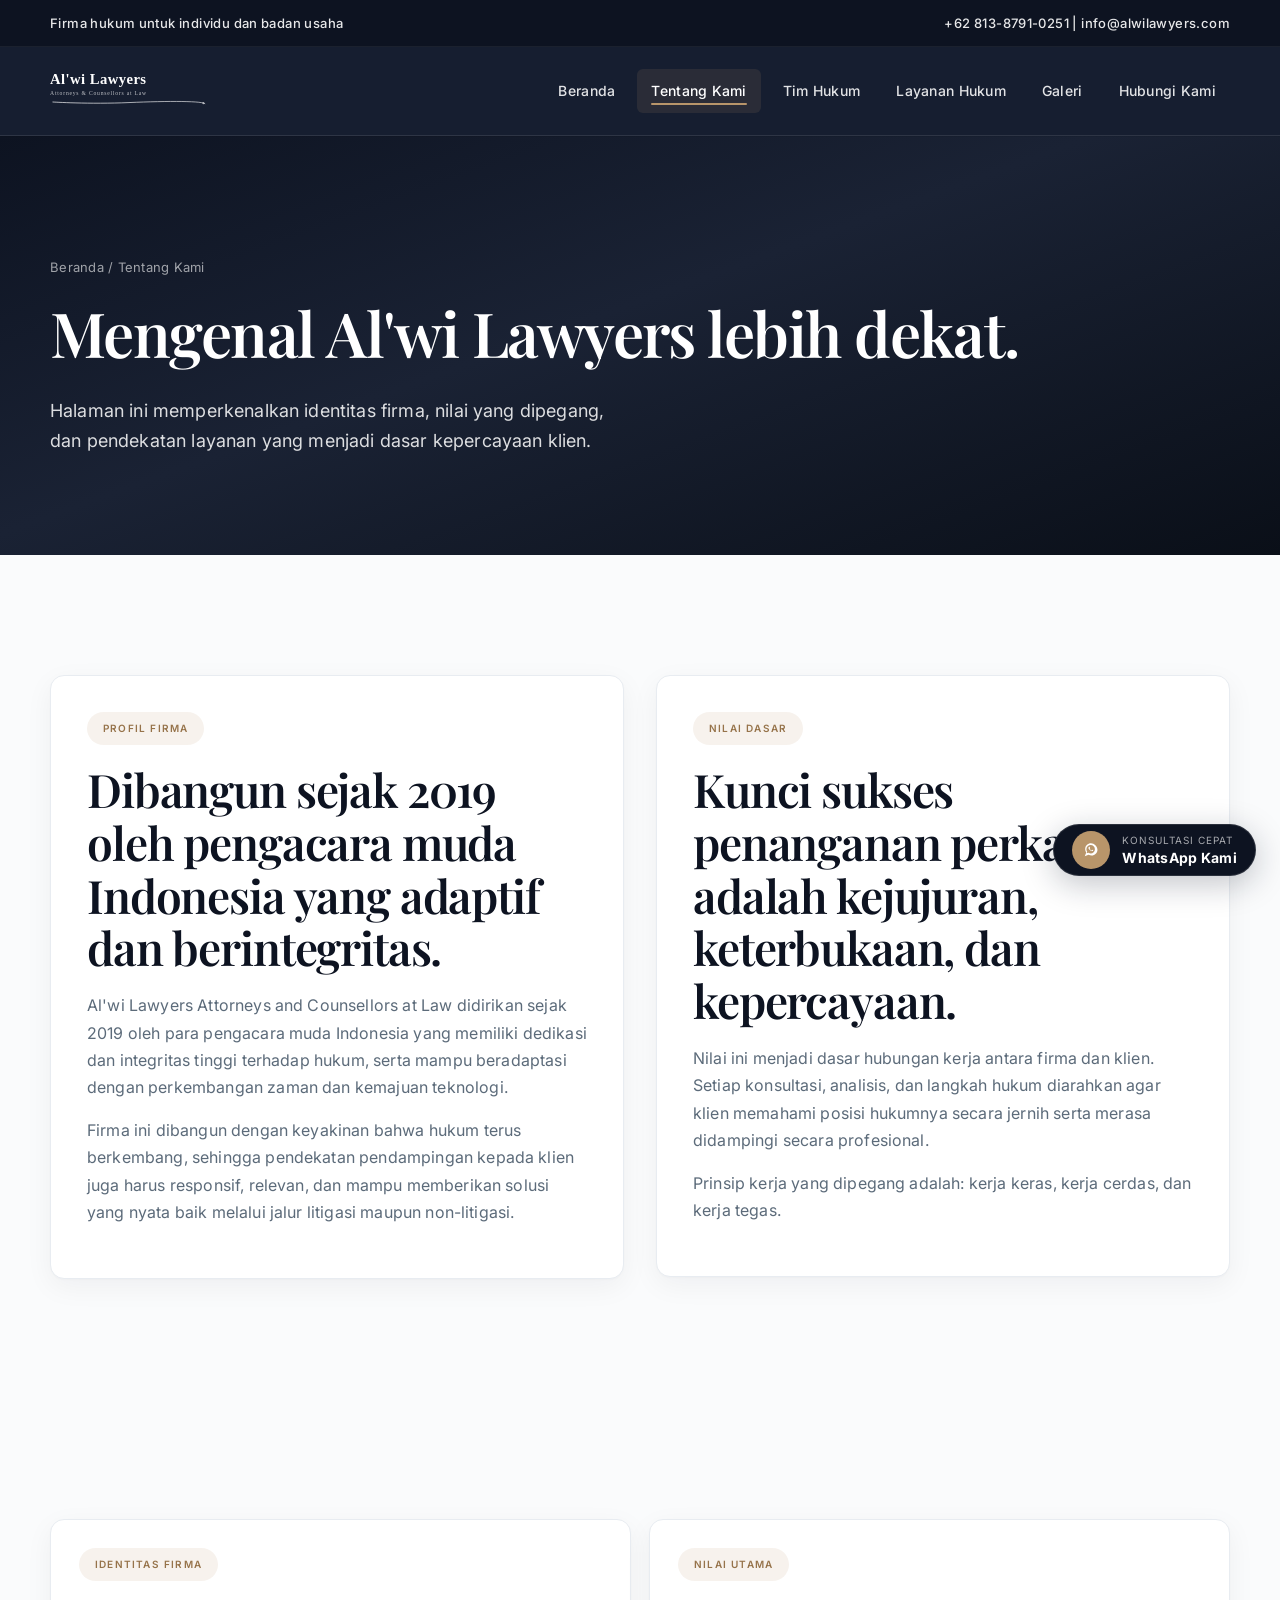
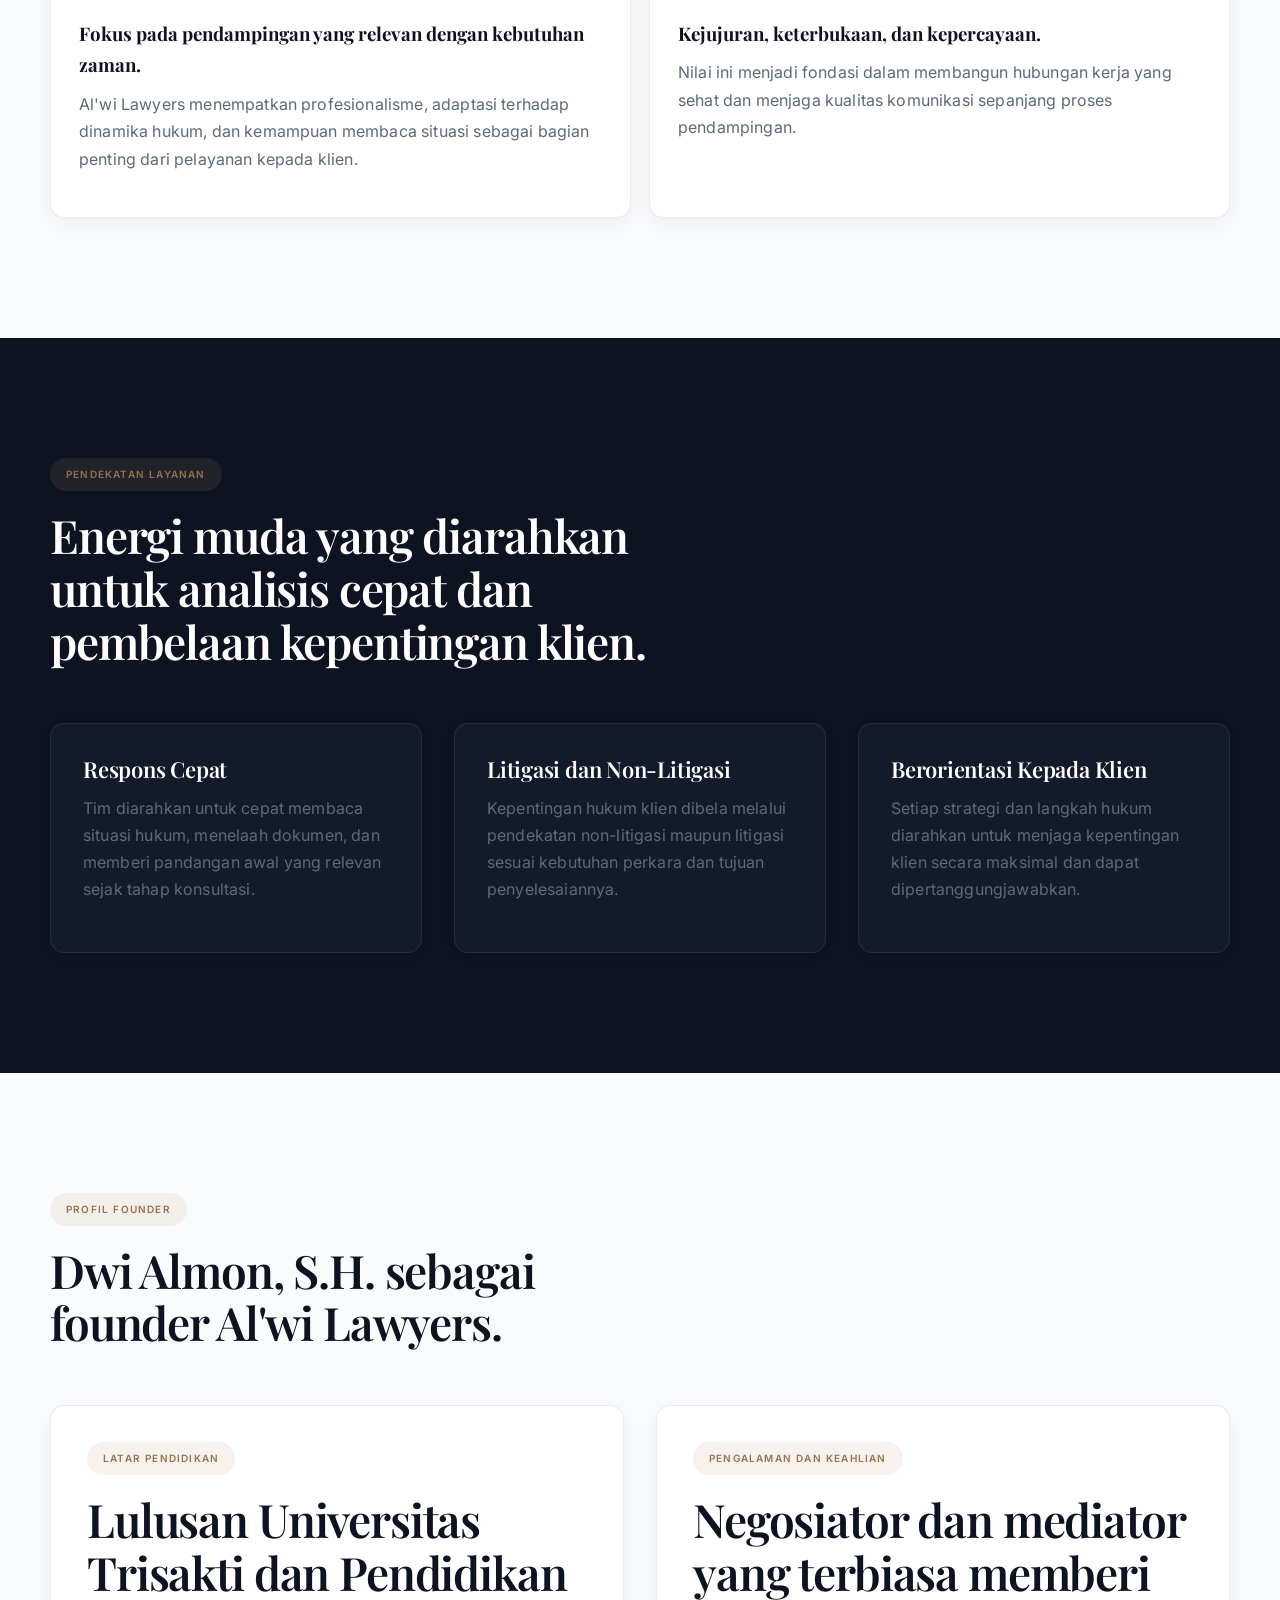
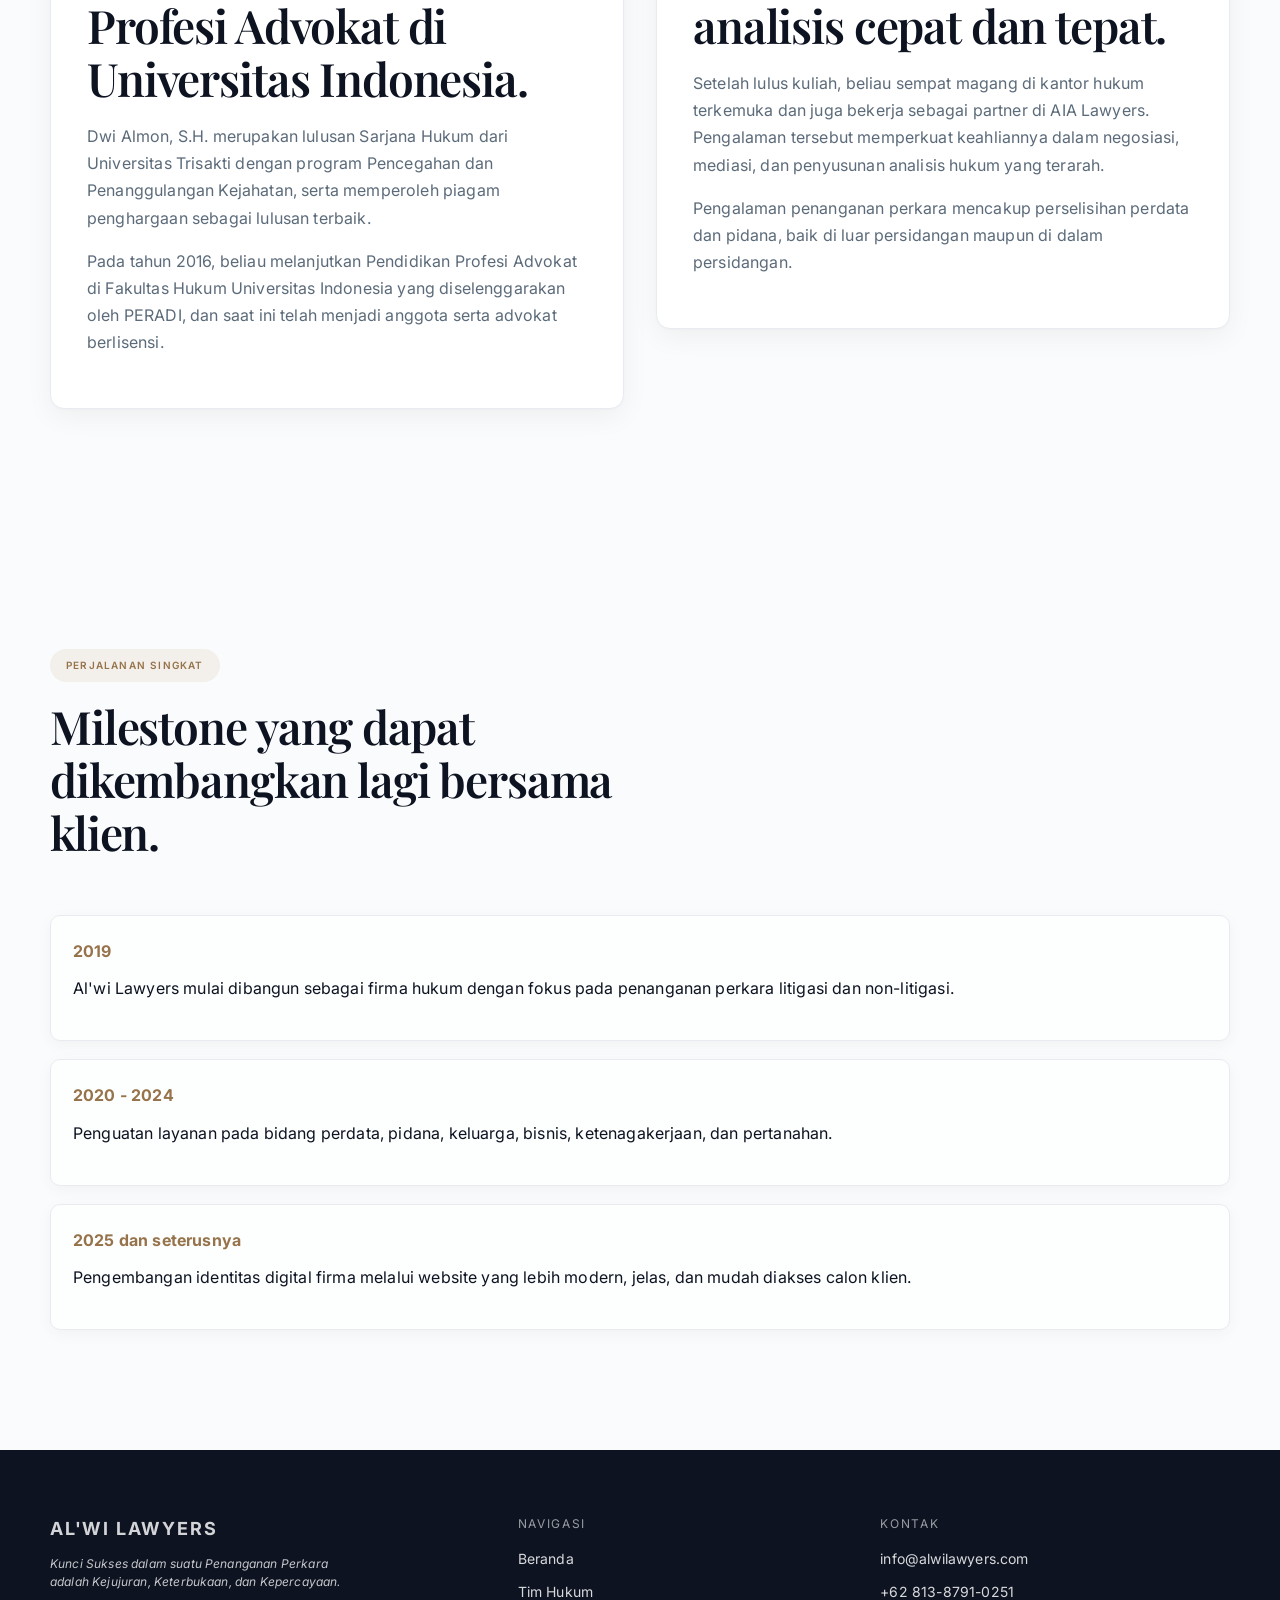
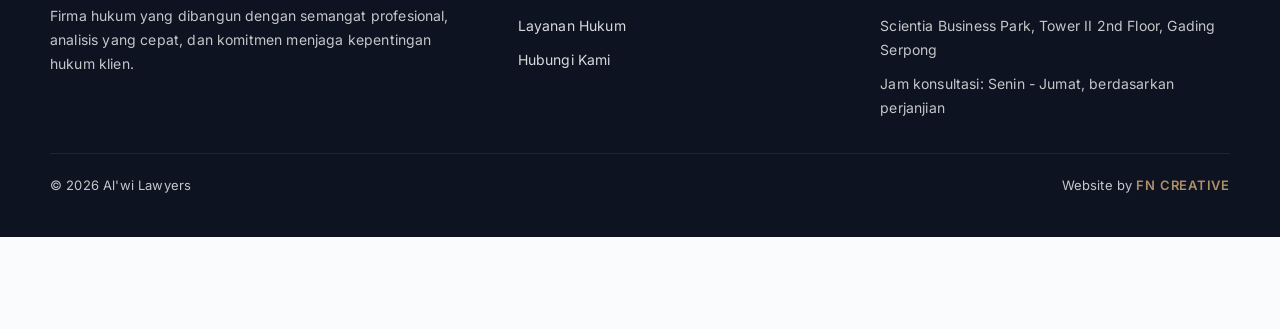
<file: tentang-kami.html>
<!DOCTYPE html>
<html lang="id">
  <head>
    <meta charset="UTF-8" />
    <meta name="viewport" content="width=device-width, initial-scale=1.0" />
    <title>Tentang Kami | Al'wi Lawyers</title>
    <link rel="preconnect" href="https://fonts.googleapis.com" />
    <link rel="preconnect" href="https://fonts.gstatic.com" crossorigin />
    <meta
      name="description"
      content="Profil Al'wi Lawyers, nilai inti, visi misi, dan pendekatan pendampingan hukum."
    />
    <link rel="stylesheet" href="assets/styles.css" />
  </head>
  <body>
    <div class="topbar">
      <div class="container topbar-inner">
        <span>Firma hukum untuk individu dan badan usaha</span>
        <span>+62 813-8791-0251 | info@alwilawyers.com</span>
      </div>
    </div>

    <header class="site-header">
      <div class="container nav-wrap">
        <a class="brand" href="index.html">
          <img src="assets/logo-alwi.svg" alt="Al'wi Lawyers - Attorneys &amp; Counsellors at Law" class="brand-logo" width="200" height="60" />
        </a>
        <button class="nav-toggle" type="button" aria-expanded="false" data-nav-toggle>
          Menu
        </button>
        <nav class="main-nav" data-main-nav>
          <a href="index.html">Beranda</a>
          <a class="active" href="tentang-kami.html">Tentang Kami</a>
          <a href="tim-hukum.html">Tim Hukum</a>
          <a href="layanan-hukum.html">Layanan Hukum</a>
          <a href="galeri.html">Galeri</a>
          <a href="hubungi-kami.html">Hubungi Kami</a>
        </nav>
      </div>
    </header>

    <main>
      <section class="page-hero">
        <div class="container">
          <div class="breadcrumb">Beranda / Tentang Kami</div>
          <h1>Mengenal Al'wi Lawyers lebih dekat.</h1>
          <p>
            Halaman ini memperkenalkan identitas firma, nilai yang dipegang, dan
            pendekatan layanan yang menjadi dasar kepercayaan klien.
          </p>
        </div>
      </section>

      <section class="page-section">
        <div class="container split-grid">
          <div class="content-card">
            <span class="tag">Profil Firma</span>
            <h2>Dibangun sejak 2019 oleh pengacara muda Indonesia yang adaptif dan berintegritas.</h2>
            <p>
              Al'wi Lawyers Attorneys and Counsellors at Law didirikan sejak 2019
              oleh para pengacara muda Indonesia yang memiliki dedikasi dan
              integritas tinggi terhadap hukum, serta mampu beradaptasi dengan
              perkembangan zaman dan kemajuan teknologi.
            </p>
            <p>
              Firma ini dibangun dengan keyakinan bahwa hukum terus berkembang,
              sehingga pendekatan pendampingan kepada klien juga harus responsif,
              relevan, dan mampu memberikan solusi yang nyata baik melalui jalur
              litigasi maupun non-litigasi.
            </p>
          </div>
          <div class="content-card">
            <span class="tag">Nilai Dasar</span>
            <h2>Kunci sukses penanganan perkara adalah kejujuran, keterbukaan, dan kepercayaan.</h2>
            <p>
              Nilai ini menjadi dasar hubungan kerja antara firma dan klien. Setiap
              konsultasi, analisis, dan langkah hukum diarahkan agar klien memahami
              posisi hukumnya secara jernih serta merasa didampingi secara profesional.
            </p>
            <p>
              Prinsip kerja yang dipegang adalah: kerja keras, kerja cerdas, dan
              kerja tegas.
            </p>
          </div>
        </div>
      </section>

      <section class="page-section">
        <div class="container mini-grid">
          <article class="info-panel">
            <span class="tag">Identitas Firma</span>
            <h3>Fokus pada pendampingan yang relevan dengan kebutuhan zaman.</h3>
            <p>
              Al'wi Lawyers menempatkan profesionalisme, adaptasi terhadap dinamika
              hukum, dan kemampuan membaca situasi sebagai bagian penting dari
              pelayanan kepada klien.
            </p>
          </article>
          <article class="info-panel">
            <span class="tag">Nilai Utama</span>
            <h3>Kejujuran, keterbukaan, dan kepercayaan.</h3>
            <p>
              Nilai ini menjadi fondasi dalam membangun hubungan kerja yang sehat
              dan menjaga kualitas komunikasi sepanjang proses pendampingan.
            </p>
          </article>
        </div>
      </section>

      <section class="surface-dark">
        <div class="container">
          <div class="section-title">
            <span class="tag">Pendekatan Layanan</span>
            <h2>Energi muda yang diarahkan untuk analisis cepat dan pembelaan kepentingan klien.</h2>
          </div>
          <div class="value-grid">
            <article class="service-card">
              <h3>Respons Cepat</h3>
              <p>
                Tim diarahkan untuk cepat membaca situasi hukum, menelaah dokumen,
                dan memberi pandangan awal yang relevan sejak tahap konsultasi.
              </p>
            </article>
            <article class="service-card">
              <h3>Litigasi dan Non-Litigasi</h3>
              <p>
                Kepentingan hukum klien dibela melalui pendekatan non-litigasi
                maupun litigasi sesuai kebutuhan perkara dan tujuan penyelesaiannya.
              </p>
            </article>
            <article class="service-card">
              <h3>Berorientasi Kepada Klien</h3>
              <p>
                Setiap strategi dan langkah hukum diarahkan untuk menjaga kepentingan
                klien secara maksimal dan dapat dipertanggungjawabkan.
              </p>
            </article>
          </div>
        </div>
      </section>

      <section class="page-section">
        <div class="container">
          <div class="section-title">
            <span class="tag">Profil Founder</span>
            <h2>Dwi Almon, S.H. sebagai founder Al'wi Lawyers.</h2>
          </div>

          <div class="split-grid">
            <article class="content-card">
              <span class="tag">Latar Pendidikan</span>
              <h2>Lulusan Universitas Trisakti dan Pendidikan Profesi Advokat di Universitas Indonesia.</h2>
              <p>
                Dwi Almon, S.H. merupakan lulusan Sarjana Hukum dari Universitas
                Trisakti dengan program Pencegahan dan Penanggulangan Kejahatan,
                serta memperoleh piagam penghargaan sebagai lulusan terbaik.
              </p>
              <p>
                Pada tahun 2016, beliau melanjutkan Pendidikan Profesi Advokat di
                Fakultas Hukum Universitas Indonesia yang diselenggarakan oleh
                PERADI, dan saat ini telah menjadi anggota serta advokat berlisensi.
              </p>
            </article>
            <article class="content-card">
              <span class="tag">Pengalaman dan Keahlian</span>
              <h2>Negosiator dan mediator yang terbiasa memberi analisis cepat dan tepat.</h2>
              <p>
                Setelah lulus kuliah, beliau sempat magang di kantor hukum terkemuka
                dan juga bekerja sebagai partner di AIA Lawyers. Pengalaman tersebut
                memperkuat keahliannya dalam negosiasi, mediasi, dan penyusunan
                analisis hukum yang terarah.
              </p>
              <p>
                Pengalaman penanganan perkara mencakup perselisihan perdata dan
                pidana, baik di luar persidangan maupun di dalam persidangan.
              </p>
            </article>
          </div>
        </div>
      </section>

      <section class="page-section">
        <div class="container">
          <div class="section-title">
            <span class="tag">Perjalanan Singkat</span>
            <h2>Milestone yang dapat dikembangkan lagi bersama klien.</h2>
          </div>

          <div class="timeline">
            <article class="timeline-item">
              <strong>2019</strong>
              <p>
                Al'wi Lawyers mulai dibangun sebagai firma hukum dengan fokus pada
                penanganan perkara litigasi dan non-litigasi.
              </p>
            </article>
            <article class="timeline-item">
              <strong>2020 - 2024</strong>
              <p>
                Penguatan layanan pada bidang perdata, pidana, keluarga, bisnis,
                ketenagakerjaan, dan pertanahan.
              </p>
            </article>
            <article class="timeline-item">
              <strong>2025 dan seterusnya</strong>
              <p>
                Pengembangan identitas digital firma melalui website yang lebih
                modern, jelas, dan mudah diakses calon klien.
              </p>
            </article>
          </div>
        </div>
      </section>
    </main>

    <footer class="site-footer">
      <div class="container">
        <div class="footer-grid">
          <div class="footer-brand">
            <strong>AL'WI LAWYERS</strong>
            <p class="footer-motto">Kunci Sukses dalam suatu Penanganan Perkara adalah Kejujuran, Keterbukaan, dan Kepercayaan.</p>
            <p>
              Firma hukum yang dibangun dengan semangat profesional, analisis yang
              cepat, dan komitmen menjaga kepentingan hukum klien.
            </p>
          </div>
          <div>
            <span class="footer-title">Navigasi</span>
            <div class="footer-links">
              <a href="index.html">Beranda</a>
              <a href="tim-hukum.html">Tim Hukum</a>
              <a href="layanan-hukum.html">Layanan Hukum</a>
              <a href="hubungi-kami.html">Hubungi Kami</a>
            </div>
          </div>
          <div>
            <span class="footer-title">Kontak</span>
            <ul class="footer-contact-list">
              <li><a href="mailto:info@alwilawyers.com">info@alwilawyers.com</a></li>
              <li><a href="https://wa.me/6281387910251">+62 813-8791-0251</a></li>
              <li>Scientia Business Park, Tower II 2nd Floor, Gading Serpong</li>
              <li>Jam konsultasi: Senin - Jumat, berdasarkan perjanjian</li>
            </ul>
          </div>
        </div>
        <div class="footer-bottom">
          <div>&copy; <span data-year></span> Al'wi Lawyers</div>
          <div>Website by <span class="footer-credit">FN CREATIVE</span></div>
        </div>
      </div>
    </footer>

    <script src="assets/app.js" defer></script>
  </body>
</html>
</file>
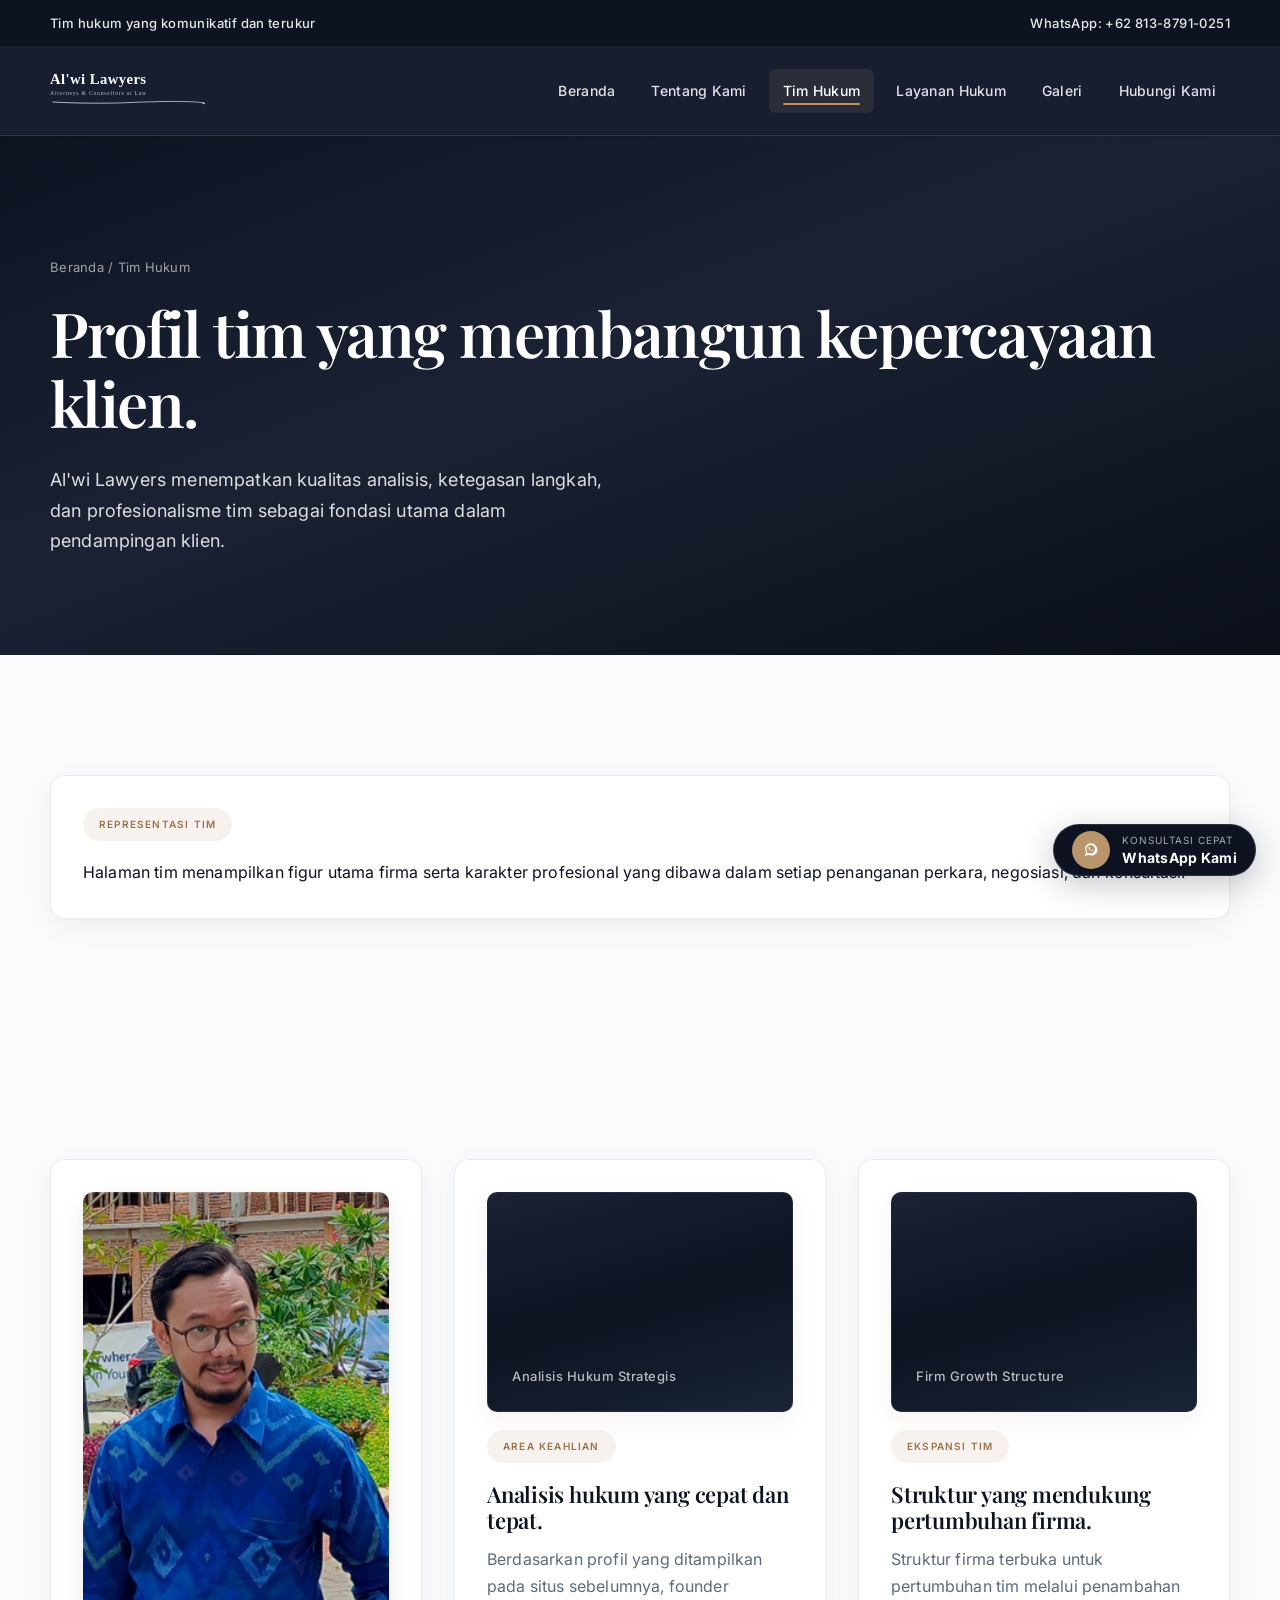
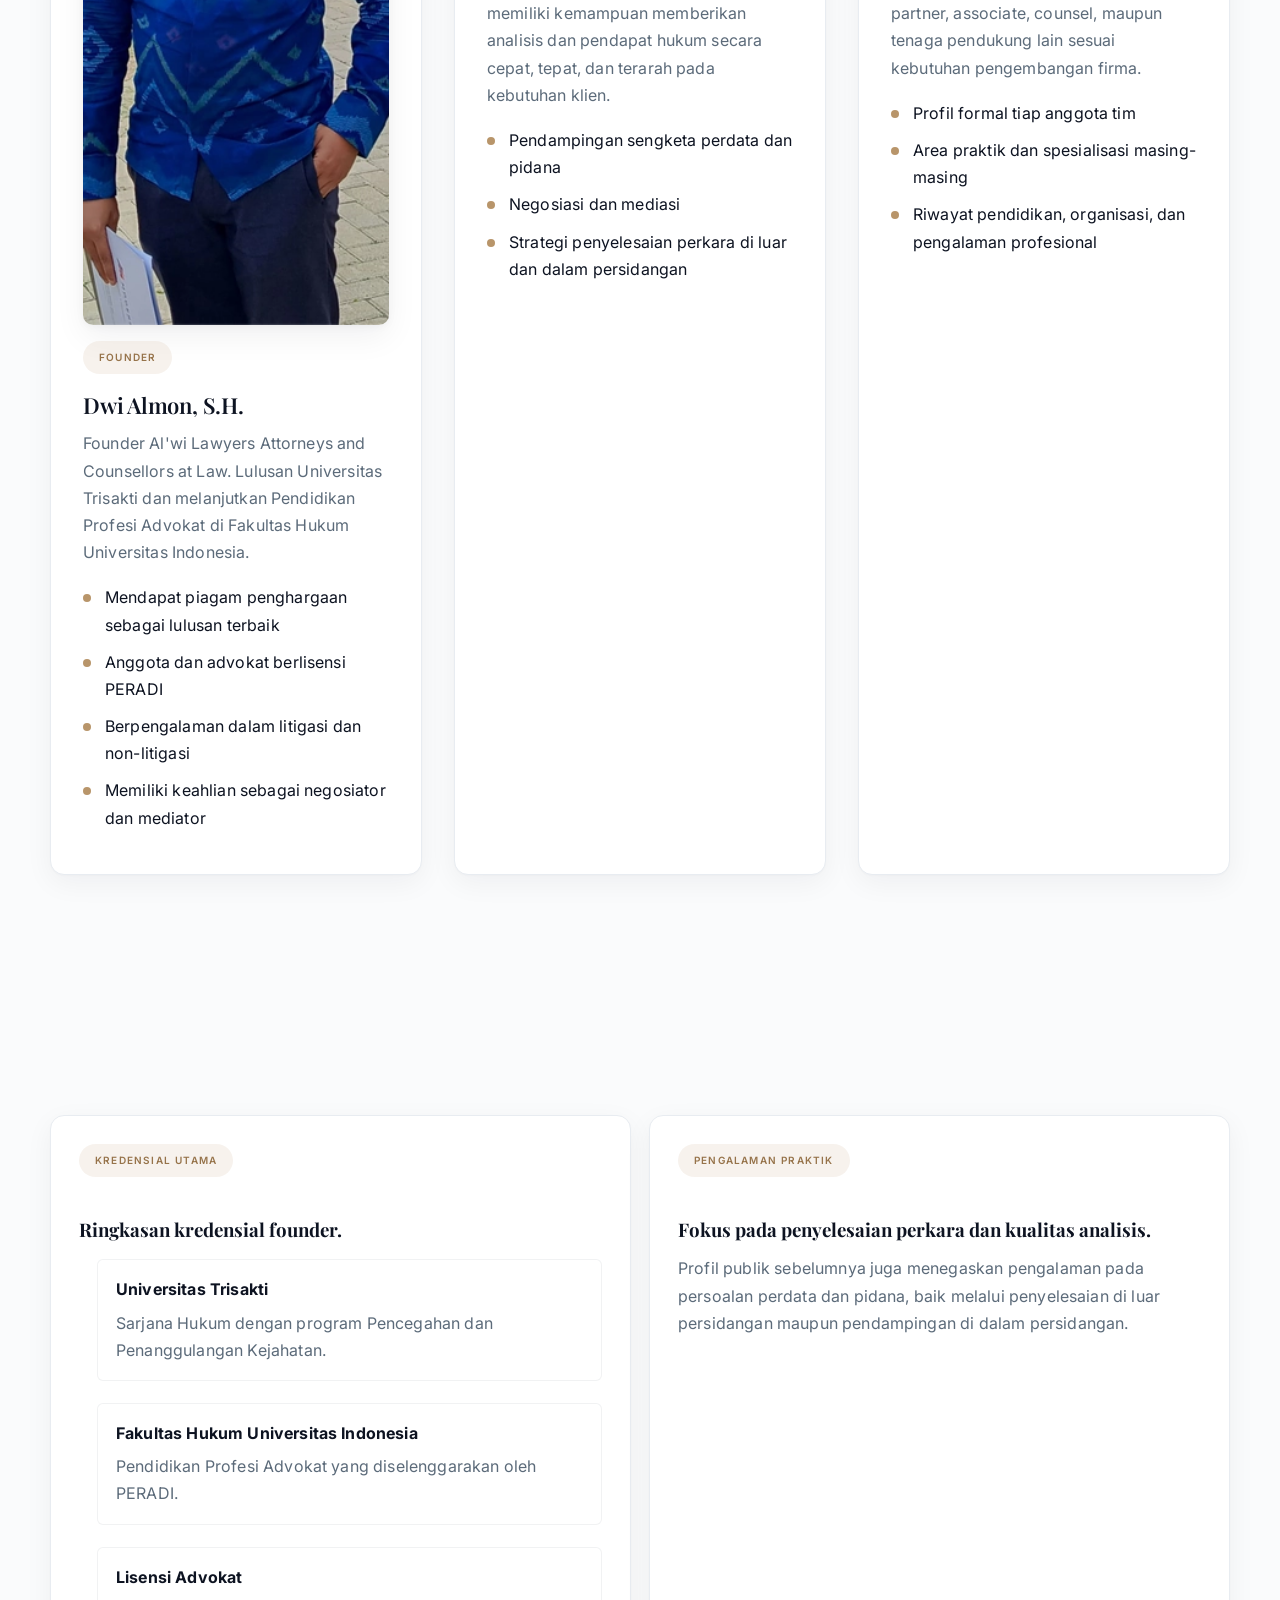
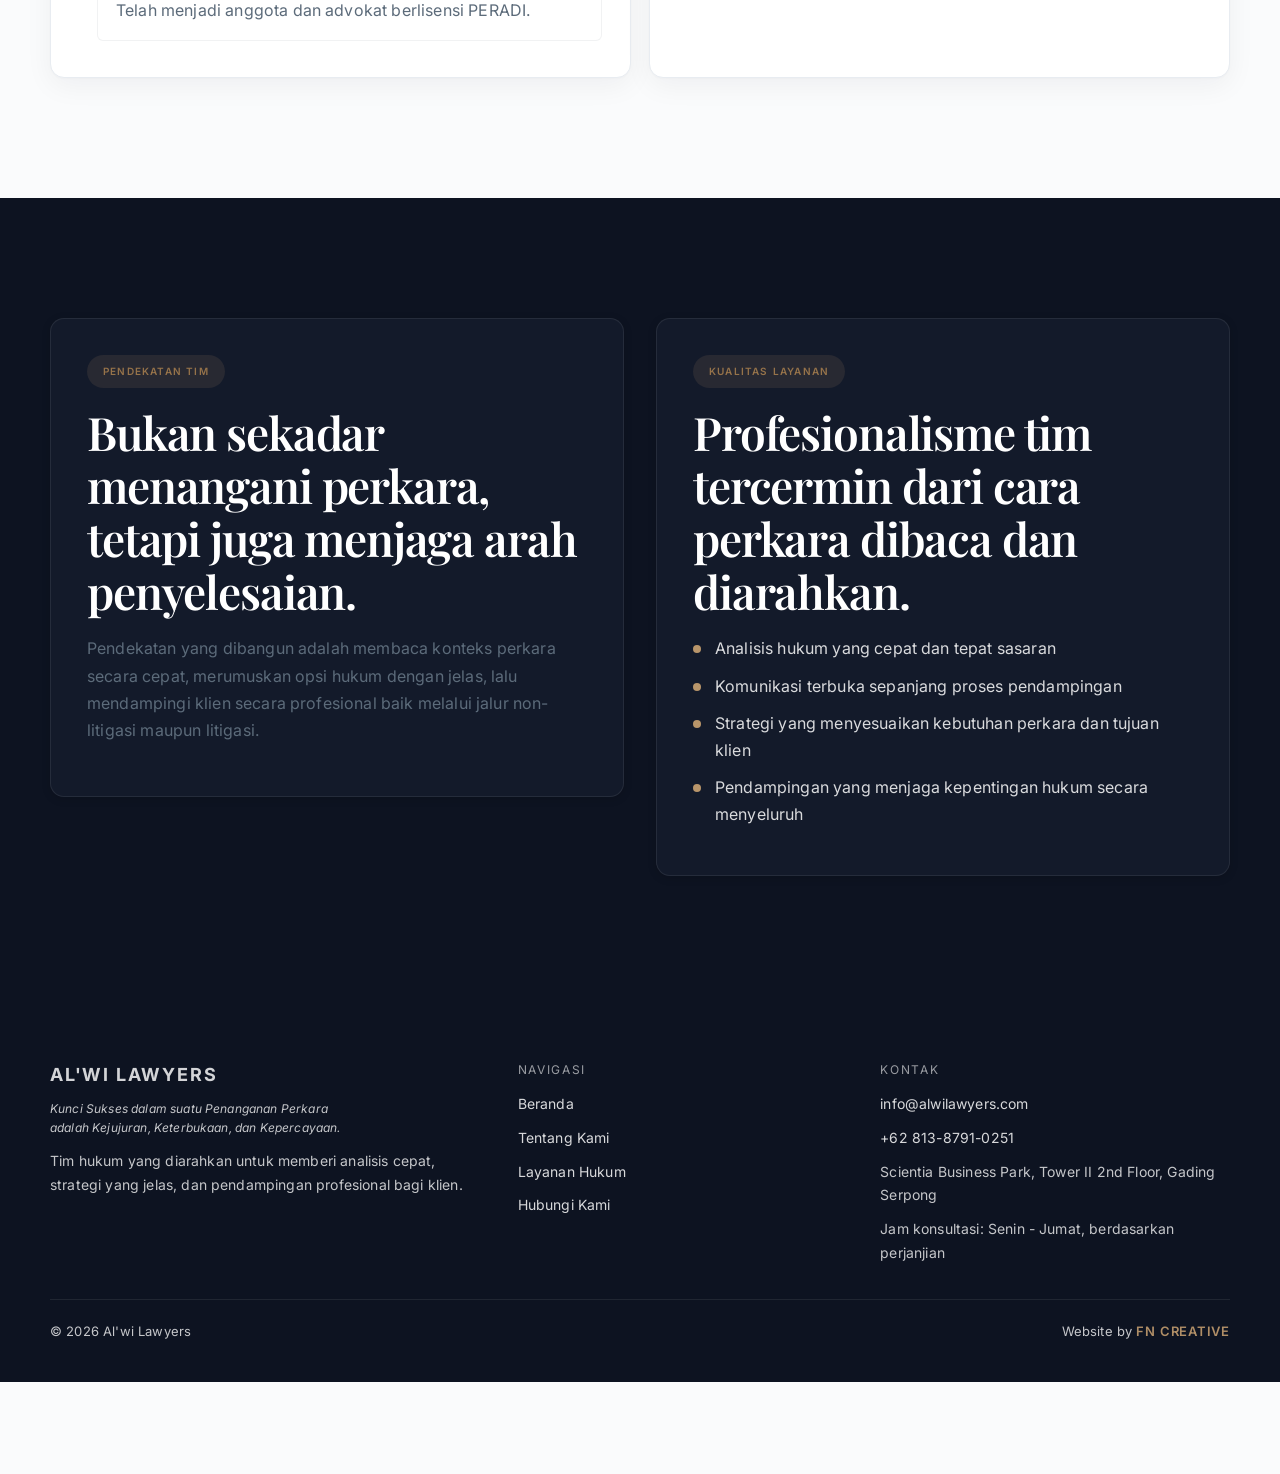
<file: tim-hukum.html>
<!DOCTYPE html>
<html lang="id">
  <head>
    <meta charset="UTF-8" />
    <meta name="viewport" content="width=device-width, initial-scale=1.0" />
    <title>Tim Hukum | Al'wi Lawyers</title>
    <link rel="preconnect" href="https://fonts.googleapis.com" />
    <link rel="preconnect" href="https://fonts.gstatic.com" crossorigin />
    <meta
      name="description"
      content="Profil founder dan struktur awal halaman tim hukum Al'wi Lawyers."
    />
    <link rel="stylesheet" href="assets/styles.css" />
  </head>
  <body>
    <div class="topbar">
      <div class="container topbar-inner">
        <span>Tim hukum yang komunikatif dan terukur</span>
        <span>WhatsApp: +62 813-8791-0251</span>
      </div>
    </div>

    <header class="site-header">
      <div class="container nav-wrap">
        <a class="brand" href="index.html">
          <img src="assets/logo-alwi.svg" alt="Al'wi Lawyers - Attorneys &amp; Counsellors at Law" class="brand-logo" width="200" height="60" />
        </a>
        <button class="nav-toggle" type="button" aria-expanded="false" data-nav-toggle>
          Menu
        </button>
        <nav class="main-nav" data-main-nav>
          <a href="index.html">Beranda</a>
          <a href="tentang-kami.html">Tentang Kami</a>
          <a class="active" href="tim-hukum.html">Tim Hukum</a>
          <a href="layanan-hukum.html">Layanan Hukum</a>
          <a href="galeri.html">Galeri</a>
          <a href="hubungi-kami.html">Hubungi Kami</a>
        </nav>
      </div>
    </header>

    <main>
      <section class="page-hero">
        <div class="container">
          <div class="breadcrumb">Beranda / Tim Hukum</div>
          <h1>Profil tim yang membangun kepercayaan klien.</h1>
          <p>
            Al'wi Lawyers menempatkan kualitas analisis, ketegasan langkah, dan
            profesionalisme tim sebagai fondasi utama dalam pendampingan klien.
          </p>
        </div>
      </section>

      <section class="page-section">
        <div class="container">
          <div class="section-intro-card">
            <span class="tag">Representasi Tim</span>
            <p>
              Halaman tim menampilkan figur utama firma serta karakter profesional
              yang dibawa dalam setiap penanganan perkara, negosiasi, dan konsultasi.
            </p>
          </div>
        </div>
      </section>

      <section class="page-section">
        <div class="container">
          <div class="team-grid">
            <article class="team-card">
              <img
                class="team-photo"
                src="assets/founder-alwi.png"
                alt="Dwi Almon, S.H. - Founder Al'wi Lawyers"
                width="500"
                height="733"
                loading="lazy"
              />
              <span class="tag">Founder</span>
              <h3>Dwi Almon, S.H.</h3>
              <p>
                Founder Al'wi Lawyers Attorneys and Counsellors at Law. Lulusan
                Universitas Trisakti dan melanjutkan Pendidikan Profesi Advokat
                di Fakultas Hukum Universitas Indonesia.
              </p>
              <ul class="detail-list">
                <li>Mendapat piagam penghargaan sebagai lulusan terbaik</li>
                <li>Anggota dan advokat berlisensi PERADI</li>
                <li>Berpengalaman dalam litigasi dan non-litigasi</li>
                <li>Memiliki keahlian sebagai negosiator dan mediator</li>
              </ul>
            </article>

            <article class="team-card">
              <div class="photo-placeholder">Analisis Hukum Strategis</div>
              <span class="tag">Area Keahlian</span>
              <h3>Analisis hukum yang cepat dan tepat.</h3>
              <p>
                Berdasarkan profil yang ditampilkan pada situs sebelumnya, founder
                memiliki kemampuan memberikan analisis dan pendapat hukum secara
                cepat, tepat, dan terarah pada kebutuhan klien.
              </p>
              <ul class="detail-list">
                <li>Pendampingan sengketa perdata dan pidana</li>
                <li>Negosiasi dan mediasi</li>
                <li>Strategi penyelesaian perkara di luar dan dalam persidangan</li>
              </ul>
            </article>

            <article class="team-card">
              <div class="photo-placeholder">Firm Growth Structure</div>
              <span class="tag">Ekspansi Tim</span>
              <h3>Struktur yang mendukung pertumbuhan firma.</h3>
              <p>
                Struktur firma terbuka untuk pertumbuhan tim melalui penambahan
                partner, associate, counsel, maupun tenaga pendukung lain sesuai
                kebutuhan pengembangan firma.
              </p>
              <ul class="detail-list">
                <li>Profil formal tiap anggota tim</li>
                <li>Area praktik dan spesialisasi masing-masing</li>
                <li>Riwayat pendidikan, organisasi, dan pengalaman profesional</li>
              </ul>
            </article>
          </div>
        </div>
      </section>

      <section class="page-section">
        <div class="container mini-grid">
          <article class="info-panel">
            <span class="tag">Kredensial Utama</span>
            <h3>Ringkasan kredensial founder.</h3>
            <ul class="credential-list">
              <li>
                <strong>Universitas Trisakti</strong>
                Sarjana Hukum dengan program Pencegahan dan Penanggulangan Kejahatan.
              </li>
              <li>
                <strong>Fakultas Hukum Universitas Indonesia</strong>
                Pendidikan Profesi Advokat yang diselenggarakan oleh PERADI.
              </li>
              <li>
                <strong>Lisensi Advokat</strong>
                Telah menjadi anggota dan advokat berlisensi PERADI.
              </li>
            </ul>
          </article>
          <article class="info-panel">
            <span class="tag">Pengalaman Praktik</span>
            <h3>Fokus pada penyelesaian perkara dan kualitas analisis.</h3>
            <p>
              Profil publik sebelumnya juga menegaskan pengalaman pada persoalan
              perdata dan pidana, baik melalui penyelesaian di luar persidangan
              maupun pendampingan di dalam persidangan.
            </p>
          </article>
        </div>
      </section>

      <section class="surface-dark">
        <div class="container split-grid">
          <div class="content-card">
            <span class="tag">Pendekatan Tim</span>
            <h2>Bukan sekadar menangani perkara, tetapi juga menjaga arah penyelesaian.</h2>
            <p>
              Pendekatan yang dibangun adalah membaca konteks perkara secara cepat,
              merumuskan opsi hukum dengan jelas, lalu mendampingi klien secara
              profesional baik melalui jalur non-litigasi maupun litigasi.
            </p>
          </div>
          <div class="content-card">
            <span class="tag">Kualitas Layanan</span>
            <h2>Profesionalisme tim tercermin dari cara perkara dibaca dan diarahkan.</h2>
            <ul class="check-list">
              <li>Analisis hukum yang cepat dan tepat sasaran</li>
              <li>Komunikasi terbuka sepanjang proses pendampingan</li>
              <li>Strategi yang menyesuaikan kebutuhan perkara dan tujuan klien</li>
              <li>Pendampingan yang menjaga kepentingan hukum secara menyeluruh</li>
            </ul>
          </div>
        </div>
      </section>
    </main>

    <footer class="site-footer">
      <div class="container">
        <div class="footer-grid">
          <div class="footer-brand">
            <strong>AL'WI LAWYERS</strong>
            <p class="footer-motto">Kunci Sukses dalam suatu Penanganan Perkara adalah Kejujuran, Keterbukaan, dan Kepercayaan.</p>
            <p>
              Tim hukum yang diarahkan untuk memberi analisis cepat, strategi yang
              jelas, dan pendampingan profesional bagi klien.
            </p>
          </div>
          <div>
            <span class="footer-title">Navigasi</span>
            <div class="footer-links">
              <a href="index.html">Beranda</a>
              <a href="tentang-kami.html">Tentang Kami</a>
              <a href="layanan-hukum.html">Layanan Hukum</a>
              <a href="hubungi-kami.html">Hubungi Kami</a>
            </div>
          </div>
          <div>
            <span class="footer-title">Kontak</span>
            <ul class="footer-contact-list">
              <li><a href="mailto:info@alwilawyers.com">info@alwilawyers.com</a></li>
              <li><a href="https://wa.me/6281387910251">+62 813-8791-0251</a></li>
              <li>Scientia Business Park, Tower II 2nd Floor, Gading Serpong</li>
              <li>Jam konsultasi: Senin - Jumat, berdasarkan perjanjian</li>
            </ul>
          </div>
        </div>
        <div class="footer-bottom">
          <div>&copy; <span data-year></span> Al'wi Lawyers</div>
          <div>Website by <span class="footer-credit">FN CREATIVE</span></div>
        </div>
      </div>
    </footer>

    <script src="assets/app.js" defer></script>
  </body>
</html>
</file>
<file: assets/styles.css>
@import url("https://fonts.googleapis.com/css2?family=Inter:wght@400;500;600;700&family=Playfair+Display:ital,wght@0,500;0,600;0,700;1,500&display=swap");

:root {
  --bg: #0d1321;
  --bg-soft: #1a2234;
  --bg-soft-2: #1e293b;
  --surface: #fafbfc;
  --surface-2: #ffffff;
  --surface-3: #f4f6f9;
  --text: #0d1321;
  --text-muted: #5c6b7a;
  --line: #e8ecf1;
  --accent: #b8956a;
  --accent-dark: #96734a;
  --accent-muted: rgba(184, 149, 106, 0.12);
  --white: #ffffff;
  --success: #0f766e;
  --shadow: 0 2px 8px rgba(13, 19, 33, 0.04), 0 12px 32px rgba(13, 19, 33, 0.06);
  --shadow-soft: 0 4px 16px rgba(13, 19, 33, 0.04);
  --shadow-card: 0 1px 2px rgba(13, 19, 33, 0.02), 0 8px 28px rgba(13, 19, 33, 0.05);
  --shadow-elevated: 0 8px 24px rgba(13, 19, 33, 0.06), 0 24px 56px rgba(13, 19, 33, 0.08);
  --radius: 10px;
  --radius-sm: 6px;
  --radius-lg: 14px;
  --container: 1180px;
  --space: 8px;
}

* {
  box-sizing: border-box;
}

html {
  scroll-behavior: smooth;
}

body {
  margin: 0;
  font-family: "Inter", "Segoe UI", system-ui, sans-serif;
  color: var(--text);
  background: var(--surface);
  line-height: 1.7;
  letter-spacing: 0.01em;
  padding-bottom: 92px;
  -webkit-font-smoothing: antialiased;
  -moz-osx-font-smoothing: grayscale;
}

a {
  color: inherit;
  text-decoration: none;
}

img {
  max-width: 100%;
  display: block;
}

button,
a.button {
  font: inherit;
}

.site-header,
.hero,
.page-hero,
.site-footer {
  position: relative;
}

h1,
h2,
h3,
h4 {
  font-family: "Playfair Display", Georgia, serif;
  letter-spacing: 0;
}

p {
  margin-top: 0;
}

.container {
  width: min(100% - 48px, var(--container));
  margin: 0 auto;
}

.topbar {
  background: var(--bg);
  color: rgba(255, 255, 255, 0.9);
  font-size: 13px;
  font-weight: 500;
  letter-spacing: 0.03em;
  border-bottom: 1px solid rgba(255, 255, 255, 0.06);
}

.topbar-inner {
  display: flex;
  justify-content: space-between;
  gap: 24px;
  padding: 12px 0;
  flex-wrap: wrap;
}

.site-header {
  position: sticky;
  top: 0;
  z-index: 30;
  background: rgba(15, 23, 42, 0.97);
  backdrop-filter: blur(20px);
  -webkit-backdrop-filter: blur(20px);
  border-bottom: 1px solid rgba(255, 255, 255, 0.1);
  box-shadow: 0 1px 0 rgba(0, 0, 0, 0.05);
}

.nav-wrap {
  display: flex;
  align-items: center;
  justify-content: space-between;
  gap: 32px;
  padding: 20px 0;
  min-height: 72px;
}

.brand {
  color: var(--white);
  display: inline-flex;
  align-items: center;
}

.brand-logo {
  height: 48px;
  width: auto;
  display: block;
  object-fit: contain;
  object-position: left center;
  transition: opacity 0.2s ease;
}

.brand:hover .brand-logo {
  opacity: 0.92;
}

.brand-row {
  display: inline-flex;
  align-items: center;
  gap: 14px;
}

.brand-copy {
  display: flex;
  flex-direction: column;
  gap: 2px;
}

.brand strong {
  font-size: 25px;
  letter-spacing: 0.08em;
}

.brand-copy span {
  font-size: 11px;
  text-transform: uppercase;
  letter-spacing: 0.16em;
  color: rgba(255, 255, 255, 0.58);
}

.brand-mark {
  width: 48px;
  height: 48px;
  border-radius: 12px;
  display: inline-flex;
  align-items: center;
  justify-content: center;
  background: linear-gradient(135deg, var(--accent) 0%, var(--accent-dark) 100%);
  color: var(--white);
  box-shadow:
    inset 0 1px 0 rgba(255, 255, 255, 0.2),
    0 8px 24px rgba(201, 169, 106, 0.25);
  font-family: "Playfair Display", Georgia, serif;
  font-size: 20px;
  font-weight: 700;
  letter-spacing: 0.04em;
}

.nav-toggle {
  display: none;
  background: transparent;
  color: var(--white);
  border: 1px solid rgba(255, 255, 255, 0.2);
  border-radius: 10px;
  padding: 10px 12px;
  cursor: pointer;
}

.main-nav {
  display: flex;
  align-items: center;
  gap: 8px;
}

.main-nav a {
  color: rgba(255, 255, 255, 0.88);
  font-size: 14px;
  font-weight: 500;
  letter-spacing: 0.02em;
  padding: 10px 14px;
  border-radius: var(--radius-sm);
  transition: color 0.2s ease, background 0.2s ease;
}

.main-nav a:hover {
  color: var(--white);
  background: rgba(255, 255, 255, 0.06);
}

.main-nav a.active {
  color: var(--white);
  background: rgba(184, 149, 106, 0.12);
  position: relative;
}

.main-nav a.active::after {
  content: "";
  position: absolute;
  left: 14px;
  right: 14px;
  bottom: 8px;
  height: 2px;
  border-radius: 999px;
  background: var(--accent);
}

.button {
  display: inline-flex;
  align-items: center;
  justify-content: center;
  gap: 10px;
  min-height: 52px;
  border-radius: 999px;
  padding: 0 26px;
  transition: 0.22s ease;
  font-weight: 600;
  font-size: 15px;
}

.button-primary {
  background: var(--accent);
  color: var(--white);
  box-shadow: 0 4px 16px rgba(184, 149, 106, 0.3);
}

.button-primary:hover {
  background: var(--accent-dark);
  transform: translateY(-2px);
  box-shadow: 0 8px 28px rgba(184, 149, 106, 0.35);
}

.button-secondary {
  background: transparent;
  color: var(--white);
  border: 1px solid rgba(255, 255, 255, 0.2);
}

.button-secondary.dark {
  color: var(--text);
  border-color: rgba(16, 32, 51, 0.16);
}

.button-secondary:hover {
  border-color: var(--accent);
  transform: translateY(-1px);
}

.button-light {
  background: var(--white);
  color: var(--accent-dark);
  box-shadow: 0 4px 14px rgba(0, 0, 0, 0.12);
}

.button-light:hover {
  background: var(--surface-3);
  color: var(--accent-dark);
  transform: translateY(-1px);
  box-shadow: 0 6px 20px rgba(0, 0, 0, 0.15);
}

.button-outline-light {
  background: transparent;
  color: var(--white);
  border: 1px solid rgba(255, 255, 255, 0.5);
}

.button-outline-light:hover {
  background: rgba(255, 255, 255, 0.12);
  border-color: var(--white);
  transform: translateY(-1px);
}

.hero {
  background:
    linear-gradient(160deg, var(--bg) 0%, var(--bg-soft) 45%, #0a0f18 100%),
    radial-gradient(ellipse 70% 50% at 90% 10%, rgba(184, 149, 106, 0.08) 0%, transparent 55%),
    radial-gradient(ellipse 50% 30% at 0% 100%, rgba(184, 149, 106, 0.05) 0%, transparent 50%);
  color: var(--white);
  padding: 140px 0 120px;
  overflow: hidden;
}

.hero::before {
  content: "";
  position: absolute;
  inset: 0;
  background: linear-gradient(180deg, transparent 0%, rgba(0,0,0,0.03) 100%);
  pointer-events: none;
}

.page-hero::after,
.hero::after {
  display: none;
}

.hero-grid,
.split-grid,
.contact-grid,
.gallery-grid,
.team-grid,
.service-grid,
.stats-grid,
.value-grid,
.steps-grid {
  display: grid;
  gap: 32px;
}

.hero-grid {
  grid-template-columns: minmax(0, 1.2fr) minmax(340px, 0.8fr);
  align-items: center;
  gap: 48px;
}

.eyebrow {
  display: inline-block;
  margin-bottom: 24px;
  padding: 12px 20px;
  border-radius: 999px;
  background: rgba(255, 255, 255, 0.08);
  color: rgba(184, 149, 106, 0.98);
  font-size: 11px;
  font-weight: 600;
  text-transform: uppercase;
  letter-spacing: 0.2em;
}

.hero h1,
.page-hero h1 {
  margin: 0 0 28px;
  line-height: 1.12;
  font-size: clamp(46px, 5.2vw, 62px);
  font-weight: 600;
  letter-spacing: -0.025em;
}

.hero p,
.page-hero p {
  color: rgba(255, 255, 255, 0.85);
  font-size: 18px;
  line-height: 1.7;
  max-width: 560px;
}

.hero-motto {
  margin: 28px 0 0;
  padding: 0 0 0 24px;
  border-left: 3px solid var(--accent);
  color: rgba(184, 149, 106, 0.95);
  font-size: 11px;
  font-weight: 500;
  letter-spacing: 0.08em;
  text-transform: uppercase;
  line-height: 1.6;
  max-width: 480px;
}

.footer-motto {
  margin: 0 0 12px;
  font-size: 12px;
  font-style: italic;
  color: rgba(255, 255, 255, 0.65);
  max-width: 300px;
  line-height: 1.55;
}

.hero-actions {
  display: flex;
  flex-wrap: wrap;
  gap: 14px;
  margin-top: 36px;
}

.hero .hero-actions .button-primary {
  min-height: 56px;
  padding: 0 32px;
  font-size: 16px;
}

.hero-intro {
  max-width: 640px;
}

.hero-proof-list {
  display: grid;
  gap: 14px;
  margin-top: 44px;
}

.hero-proof-line {
  padding: 20px 24px;
  border-radius: var(--radius);
  background: rgba(255, 255, 255, 0.03);
  border: 1px solid rgba(255, 255, 255, 0.06);
  transition: background 0.2s ease, border-color 0.2s ease;
}

.hero-proof-line:hover {
  background: rgba(255, 255, 255, 0.05);
  border-color: rgba(184, 149, 106, 0.15);
}

.hero-proof-line strong {
  display: block;
  margin-bottom: 5px;
  color: rgba(255, 255, 255, 0.95);
  font-size: 11px;
  font-weight: 600;
  letter-spacing: 0.1em;
  text-transform: uppercase;
}

.hero-proof-line span {
  color: rgba(255, 255, 255, 0.76);
  font-size: 14px;
  line-height: 1.55;
}

.card {
  background: var(--surface-2);
  border-radius: var(--radius);
  box-shadow: var(--shadow);
}

.hero-panel {
  display: grid;
  gap: 20px;
}

.contact-quick {
  display: grid;
  gap: 14px;
  margin-top: 20px;
}

.contact-quick div {
  padding-bottom: 14px;
  border-bottom: 1px solid rgba(255, 255, 255, 0.12);
}

.contact-quick div:last-child {
  padding-bottom: 0;
  border-bottom: 0;
}

.contact-quick span {
  display: block;
  margin-bottom: 4px;
  color: rgba(255, 255, 255, 0.58);
  font-size: 12px;
  letter-spacing: 0.08em;
  text-transform: uppercase;
}

.contact-quick strong,
.contact-quick a {
  color: var(--white);
  font-size: 16px;
}

.hero-card h3,
.section-title h2,
.content-card h2,
.content-card h3,
.service-card h3,
.team-card h3,
.gallery-card h3,
.faq-item h3,
.contact-card h3,
.stat-card h3 {
  margin-top: 0;
}

.hero-list,
.check-list,
.contact-list,
.detail-list {
  padding: 0;
  margin: 18px 0 0;
  list-style: none;
}

.hero-list li,
.check-list li,
.detail-list li {
  padding-left: 22px;
  position: relative;
  margin-bottom: 10px;
}

.hero-list li::before,
.check-list li::before,
.detail-list li::before {
  content: "";
  position: absolute;
  left: 0;
  top: 10px;
  width: 8px;
  height: 8px;
  border-radius: 50%;
  background: var(--accent);
}

section,
.page-section {
  padding: 120px 0;
}

.section-title {
  max-width: 620px;
  margin-bottom: 56px;
}

.section-title p {
  color: var(--text-muted);
  font-size: 17px;
  line-height: 1.7;
}

.section-title h2,
.content-card h2 {
  margin-bottom: 18px;
  font-size: clamp(34px, 4vw, 46px);
  line-height: 1.15;
  font-weight: 600;
  letter-spacing: -0.025em;
}

.split-grid {
  grid-template-columns: 1fr 1fr;
  align-items: start;
}

.content-card {
  padding: 36px;
  background: var(--surface-2);
  border: 1px solid var(--line);
  border-radius: var(--radius-lg);
  box-shadow: var(--shadow-card);
  transition: box-shadow 0.25s ease, border-color 0.25s ease;
}

.content-card:hover {
  box-shadow: var(--shadow-elevated);
}

.surface-dark {
  background: var(--bg);
  color: var(--white);
}

.surface-dark .section-title p,
.surface-dark p,
.surface-dark li {
  color: rgba(255, 255, 255, 0.84);
}

.surface-dark .content-card,
.surface-dark .service-card,
.surface-dark .stat-card,
.surface-dark .gallery-card,
.surface-dark .team-card,
.surface-dark .faq-item,
.surface-dark .contact-card {
  background: rgba(26, 34, 52, 0.5);
  box-shadow: 0 2px 8px rgba(0, 0, 0, 0.15);
  border: 1px solid rgba(255, 255, 255, 0.08);
}

.service-grid {
  grid-template-columns: repeat(3, minmax(0, 1fr));
}

.service-card,
.team-card,
.gallery-card,
.faq-item,
.contact-card,
.stat-card {
  padding: 32px;
  border-radius: var(--radius-lg);
  background: var(--surface-2);
  box-shadow: var(--shadow-card);
  border: 1px solid var(--line);
  transition: box-shadow 0.25s ease, border-color 0.25s ease;
}

.service-card:hover,
.team-card:hover,
.gallery-card:hover,
.contact-card:hover,
.stat-card:hover {
  box-shadow: var(--shadow-elevated);
  border-color: rgba(184, 149, 106, 0.2);
}

.service-card p,
.team-card p,
.gallery-card p,
.faq-item p,
.contact-card p,
.content-card p,
.stat-card p {
  color: var(--text-muted);
}

.tag {
  display: inline-block;
  margin-bottom: 18px;
  padding: 8px 16px;
  border-radius: 999px;
  background: var(--accent-muted);
  color: var(--accent-dark);
  font-size: 10px;
  font-weight: 600;
  text-transform: uppercase;
  letter-spacing: 0.12em;
}

.stats-grid {
  grid-template-columns: repeat(4, minmax(0, 1fr));
}

.stat-card strong {
  display: block;
  font-size: 40px;
  line-height: 1;
  margin-bottom: 16px;
  color: var(--accent);
  font-family: "Playfair Display", Georgia, serif;
  font-weight: 600;
  letter-spacing: -0.02em;
}

.stat-card h3,
.service-card h3,
.team-card h3,
.gallery-card h3,
.contact-card h3,
.faq-item h3 {
  font-size: 22px;
  line-height: 1.2;
  margin-bottom: 12px;
  font-weight: 600;
  letter-spacing: -0.01em;
}

.stat-card h3 {
  font-size: 20px;
}

.value-grid,
.team-grid,
.gallery-grid,
.contact-grid,
.steps-grid {
  grid-template-columns: repeat(3, minmax(0, 1fr));
}

.photo-placeholder {
  min-height: 280px;
  border-radius: var(--radius);
  background:
    linear-gradient(165deg, var(--bg-soft) 0%, var(--bg) 50%, #1a2435 100%);
  display: flex;
  align-items: flex-end;
  justify-content: flex-start;
  padding: 24px;
  color: rgba(255, 255, 255, 0.7);
  font-size: 13px;
  font-weight: 500;
  letter-spacing: 0.04em;
  box-shadow: var(--shadow-card);
  border: 1px solid rgba(255, 255, 255, 0.06);
}

.gallery-card .photo-placeholder,
.team-card .photo-placeholder {
  min-height: 220px;
  margin-bottom: 18px;
}

.team-photo {
  width: 100%;
  min-height: 220px;
  object-fit: cover;
  object-position: center top;
  border-radius: var(--radius);
  margin-bottom: 16px;
  box-shadow: var(--shadow);
}

.timeline {
  display: grid;
  gap: 18px;
}

.timeline-item {
  padding: 22px;
  border-radius: var(--radius);
  border: 1px solid var(--line);
  background: rgba(255, 255, 255, 0.72);
  box-shadow: var(--shadow-soft);
}

.timeline-item strong {
  display: inline-block;
  margin-bottom: 10px;
  color: var(--accent-dark);
}

.page-hero {
  background:
    linear-gradient(160deg, var(--bg) 0%, var(--bg-soft) 45%, #0a0f18 100%),
    radial-gradient(ellipse 70% 50% at 90% 20%, rgba(184, 149, 106, 0.1) 0%, transparent 55%);
  color: var(--white);
  padding: 120px 0 80px;
  overflow: hidden;
}

.breadcrumb {
  margin-bottom: 20px;
  color: rgba(255, 255, 255, 0.6);
  font-size: 13px;
  letter-spacing: 0.02em;
}

.contact-list li {
  margin-bottom: 14px;
}

.contact-list strong {
  display: block;
  margin-bottom: 2px;
}

.cta-banner {
  padding: 64px 72px;
  border-radius: var(--radius-lg);
  background:
    linear-gradient(145deg, var(--accent) 0%, var(--accent-dark) 100%);
  color: var(--white);
  box-shadow:
    0 4px 6px -1px rgba(0, 0, 0, 0.08),
    0 28px 64px -16px rgba(150, 115, 74, 0.35);
}

.cta-banner h2 {
  font-size: clamp(30px, 3.4vw, 40px);
  margin-bottom: 18px;
  line-height: 1.2;
}

.cta-banner p {
  color: rgba(255, 255, 255, 0.92);
  font-size: 17px;
  line-height: 1.7;
  margin-bottom: 32px;
}

.cta-banner .hero-actions {
  margin-top: 0;
  gap: 16px;
}

.cta-banner .button-light,
.cta-banner .button-outline-light {
  min-height: 56px;
  padding: 0 32px;
  font-size: 16px;
}

.site-footer {
  background: var(--bg);
  color: rgba(255, 255, 255, 0.82);
  padding: 64px 0 40px;
  font-size: 14px;
}

.site-footer .footer-grid {
  gap: 48px;
}

.floating-cta {
  position: fixed;
  right: 24px;
  bottom: 24px;
  z-index: 40;
  display: inline-flex;
  align-items: center;
  gap: 12px;
  min-height: 52px;
  padding: 0 18px;
  border-radius: 999px;
  background: var(--bg);
  color: var(--white);
  border: 1px solid rgba(255, 255, 255, 0.12);
  box-shadow: 0 8px 32px rgba(15, 23, 42, 0.25);
  transition: transform 0.2s ease, box-shadow 0.2s ease;
}

.floating-cta:hover {
  transform: translateY(-2px);
  box-shadow: 0 12px 40px rgba(15, 23, 42, 0.3);
}

.floating-cta-copy {
  display: flex;
  flex-direction: column;
  line-height: 1.12;
}

.floating-cta-label {
  display: block;
  margin-bottom: 4px;
  font-size: 10px;
  color: rgba(255, 255, 255, 0.64);
  text-transform: uppercase;
  letter-spacing: 0.1em;
}

.floating-cta-title {
  display: block;
  font-size: 14px;
  letter-spacing: 0.02em;
  color: var(--white);
}

.floating-cta-badge {
  min-width: 38px;
  height: 38px;
  padding: 0 8px;
  border-radius: 999px;
  display: inline-flex;
  align-items: center;
  justify-content: center;
  background: var(--accent);
  color: var(--white);
}

.floating-cta-badge svg {
  width: 20px;
  height: 20px;
  display: block;
}

.footer-inner {
  display: flex;
  justify-content: space-between;
  gap: 18px;
  flex-wrap: wrap;
}

.footer-links {
  display: flex;
  flex-wrap: wrap;
  gap: 16px;
}

.trust-band {
  display: grid;
  grid-template-columns: repeat(4, minmax(0, 1fr));
  gap: 24px;
  padding: 48px 0;
}

.trust-item {
  padding: 28px;
  border-radius: var(--radius-lg);
  background: var(--surface-2);
  border: 1px solid var(--line);
  box-shadow: var(--shadow-card);
  transition: box-shadow 0.25s ease, border-color 0.25s ease;
}

.trust-item:hover {
  box-shadow: var(--shadow-elevated);
  border-color: rgba(184, 149, 106, 0.18);
}

.trust-item strong {
  display: block;
  margin-bottom: 10px;
  color: var(--accent-dark);
  font-size: 10px;
  font-weight: 600;
  letter-spacing: 0.14em;
  text-transform: uppercase;
}

.trust-item span {
  color: var(--text);
  font-weight: 500;
  font-size: 15px;
  line-height: 1.55;
}

.feature-list {
  display: grid;
  gap: 16px;
}

.feature-item {
  padding: 20px 22px;
  border-left: 3px solid var(--accent);
  border-radius: 0 var(--radius) var(--radius) 0;
  background: var(--surface-3);
  border: 1px solid var(--line);
  border-left-width: 3px;
  border-left-color: var(--accent);
}

.feature-item strong {
  display: block;
  margin-bottom: 6px;
  font-size: 18px;
}

.feature-item p {
  margin-bottom: 0;
}

.process-grid {
  display: grid;
  grid-template-columns: repeat(3, minmax(0, 1fr));
  gap: 24px;
}

.process-card {
  padding: 32px;
  border-radius: var(--radius-lg);
  background: var(--surface-2);
  box-shadow: var(--shadow-card);
  border: 1px solid var(--line);
  transition: box-shadow 0.25s ease, border-color 0.25s ease;
}

.process-card:hover {
  box-shadow: var(--shadow-elevated);
  border-color: rgba(184, 149, 106, 0.2);
}

.process-card strong {
  display: inline-flex;
  align-items: center;
  justify-content: center;
  width: 44px;
  height: 44px;
  margin-bottom: 20px;
  border-radius: 50%;
  background: var(--accent-muted);
  color: var(--accent-dark);
  font-size: 14px;
  font-weight: 700;
}

.process-card h3 {
  margin-bottom: 10px;
}

.process-card p {
  margin-bottom: 0;
  color: var(--text-muted);
}

.founder-note {
  padding: 24px;
  border-radius: var(--radius-sm);
  background: rgba(255, 255, 255, 0.08);
  border: 1px solid rgba(255, 255, 255, 0.1);
}

.founder-note strong {
  display: block;
  margin-bottom: 6px;
  font-size: 18px;
  color: #f3dfbf;
}

.founder-note span {
  color: rgba(255, 255, 255, 0.66);
  font-size: 14px;
}

.founder-stage {
  padding: 32px;
  border-radius: var(--radius-lg);
  background: rgba(255, 255, 255, 0.03);
  border: 1px solid rgba(255, 255, 255, 0.06);
  box-shadow: 0 24px 64px rgba(0, 0, 0, 0.25);
}

.founder-stage-visual {
  min-height: 240px;
  border-radius: 18px;
  position: relative;
  overflow: hidden;
  color: var(--white);
}

.founder-stage-visual img {
  width: 100%;
  height: 100%;
  min-height: 240px;
  object-fit: cover;
  object-position: center top;
  display: block;
}

.founder-stage-visual::after {
  content: "";
  position: absolute;
  inset: 0;
  background: linear-gradient(to top, rgba(15, 23, 42, 0.7) 0%, rgba(15, 23, 42, 0.1) 50%, transparent 100%);
}

.founder-stage-visual-caption {
  position: absolute;
  left: 22px;
  right: 22px;
  bottom: 22px;
  z-index: 1;
}

.founder-stage-visual strong {
  display: block;
  font-size: 28px;
}

.founder-stage-visual span {
  color: rgba(255, 255, 255, 0.72);
  font-size: 14px;
}

.founder-stage-meta {
  display: grid;
  grid-template-columns: 1fr 1fr;
  gap: 14px;
  margin-top: 16px;
}

.founder-stage-meta div {
  padding: 14px 16px;
  border-radius: 14px;
  background: rgba(255, 255, 255, 0.05);
  border: 1px solid rgba(255, 255, 255, 0.08);
}

.founder-stage-meta strong {
  display: block;
  margin-bottom: 4px;
  color: var(--white);
  font-size: 15px;
}

.founder-stage-meta span {
  color: rgba(255, 255, 255, 0.7);
  font-size: 13px;
}

.founder-stage-list {
  margin: 16px 0 0;
  padding: 0;
  list-style: none;
  display: grid;
  gap: 10px;
}

.founder-stage-list li {
  padding-left: 20px;
  position: relative;
  color: rgba(255, 255, 255, 0.78);
  font-size: 14px;
}

.founder-stage-list li::before {
  content: "";
  position: absolute;
  left: 0;
  top: 9px;
  width: 6px;
  height: 6px;
  border-radius: 50%;
  background: var(--accent);
}

.founder-stage-actions {
  display: flex;
  flex-wrap: wrap;
  gap: 12px;
  margin-top: 20px;
}

.office-card {
  padding: 32px;
  border-radius: var(--radius-lg);
  background: rgba(26, 34, 52, 0.5);
  border: 1px solid rgba(255, 255, 255, 0.08);
}

.office-card h3 {
  margin-bottom: 10px;
}

.office-card p {
  margin-bottom: 0;
  color: rgba(255, 255, 255, 0.78);
}

.mini-grid {
  display: grid;
  gap: 18px;
  grid-template-columns: repeat(2, minmax(0, 1fr));
}

.info-panel {
  padding: 28px;
  border-radius: var(--radius-lg);
  background: var(--surface-2);
  border: 1px solid var(--line);
  box-shadow: var(--shadow-card);
  transition: box-shadow 0.25s ease;
}

.info-panel:hover {
  box-shadow: 0 4px 16px rgba(15, 23, 42, 0.08);
}

.info-panel h3 {
  margin-bottom: 10px;
}

.info-panel p,
.info-panel li {
  color: var(--text-muted);
}

.credential-list {
  display: grid;
  gap: 14px;
  margin: 0;
  padding: 0;
  list-style: none;
}

.credential-list li {
  padding: 16px 18px;
  border-radius: var(--radius-sm);
  background: rgba(255, 255, 255, 0.72);
  border: 1px solid rgba(23, 38, 59, 0.06);
}

.credential-list strong {
  display: block;
  margin-bottom: 6px;
  color: var(--text);
}

.service-card ul,
.info-panel ul {
  margin: 14px 0 0;
  padding-left: 18px;
}

.service-card li,
.info-panel li {
  margin-bottom: 8px;
}

.section-intro-card {
  padding: 32px;
  border-radius: var(--radius-lg);
  background: var(--surface-2);
  border: 1px solid var(--line);
  box-shadow: var(--shadow-card);
}

.section-intro-card p:last-child {
  margin-bottom: 0;
}

.footer-grid {
  display: grid;
  gap: 24px;
  grid-template-columns: 1.2fr 0.9fr 1fr;
}

.footer-brand strong {
  display: inline-block;
  margin-bottom: 10px;
  font-size: 18px;
  letter-spacing: 0.1em;
}

.footer-title {
  display: block;
  margin-bottom: 12px;
  color: rgba(255, 255, 255, 0.58);
  font-size: 12px;
  text-transform: uppercase;
  letter-spacing: 0.14em;
}

.footer-brand p,
.footer-contact-list li,
.footer-bottom {
  color: rgba(255, 255, 255, 0.76);
}

.footer-contact-list {
  margin: 0;
  padding: 0;
  list-style: none;
}

.footer-contact-list li {
  margin-bottom: 10px;
}

.footer-contact-list a {
  color: rgba(255, 255, 255, 0.84);
}

.footer-links {
  display: grid;
  gap: 10px;
}

.footer-links a {
  color: rgba(255, 255, 255, 0.84);
}

.footer-bottom {
  margin-top: 24px;
  padding-top: 20px;
  border-top: 1px solid rgba(255, 255, 255, 0.08);
  display: flex;
  justify-content: space-between;
  gap: 16px;
  flex-wrap: wrap;
  font-size: 13px;
}

.footer-credit {
  color: rgba(184, 149, 106, 0.95);
  font-weight: 600;
  letter-spacing: 0.06em;
}

.practice-focus-grid {
  display: grid;
  grid-template-columns: repeat(2, minmax(0, 1fr));
  gap: 24px;
}

.practice-focus-card {
  padding: 30px;
  border-radius: var(--radius);
  background: linear-gradient(180deg, rgba(255, 255, 255, 0.94), rgba(248, 244, 238, 0.92));
  border: 1px solid rgba(23, 38, 59, 0.06);
  box-shadow: var(--shadow);
}

.practice-focus-card h3 {
  margin-bottom: 10px;
}

.practice-focus-card p,
.practice-focus-card li {
  color: var(--text-muted);
}

.practice-focus-card ul {
  margin: 14px 0 0;
  padding-left: 18px;
}

@media (max-width: 980px) {
  .hero-grid,
  .split-grid,
  .service-grid,
  .stats-grid,
  .value-grid,
  .team-grid,
  .gallery-grid,
  .contact-grid,
  .steps-grid,
  .trust-band,
  .process-grid,
  .footer-grid,
  .mini-grid,
  .practice-focus-grid,
  .founder-stage-meta {
    grid-template-columns: 1fr 1fr;
  }
}

@media (max-width: 760px) {
  .topbar {
    display: none;
  }

  .brand-logo {
    height: 40px;
  }

  .nav-wrap {
    padding: 16px 0;
    min-height: 64px;
  }

  .nav-toggle {
    display: inline-flex;
  }

  .main-nav {
    position: absolute;
    left: 16px;
    right: 16px;
    top: calc(100% + 8px);
    display: none;
    flex-direction: column;
    align-items: stretch;
    padding: 18px;
    border-radius: 18px;
    background: #101828;
    border: 1px solid rgba(255, 255, 255, 0.08);
  }

  .main-nav.is-open {
    display: flex;
  }

  .hero,
  .page-hero,
  section,
  .page-section {
    padding-top: 88px;
    padding-bottom: 88px;
  }

  .hero-grid,
  .split-grid,
  .service-grid,
  .stats-grid,
  .value-grid,
  .team-grid,
  .gallery-grid,
  .contact-grid,
  .steps-grid,
  .hero-proof-list,
  .trust-band,
  .process-grid,
  .mini-grid,
  .footer-grid,
  .practice-focus-grid,
  .footer-inner,
  .founder-stage-meta {
    grid-template-columns: 1fr;
  }

  .hero-actions {
    flex-direction: column;
    align-items: stretch;
  }

  .button {
    width: 100%;
  }

  .founder-stage-actions {
    flex-direction: column;
  }

  .main-nav a.active::after {
    display: none;
  }

  .floating-cta {
    left: 16px;
    right: 16px;
    bottom: 16px;
    justify-content: center;
    min-height: 48px;
  }
}
</file>
